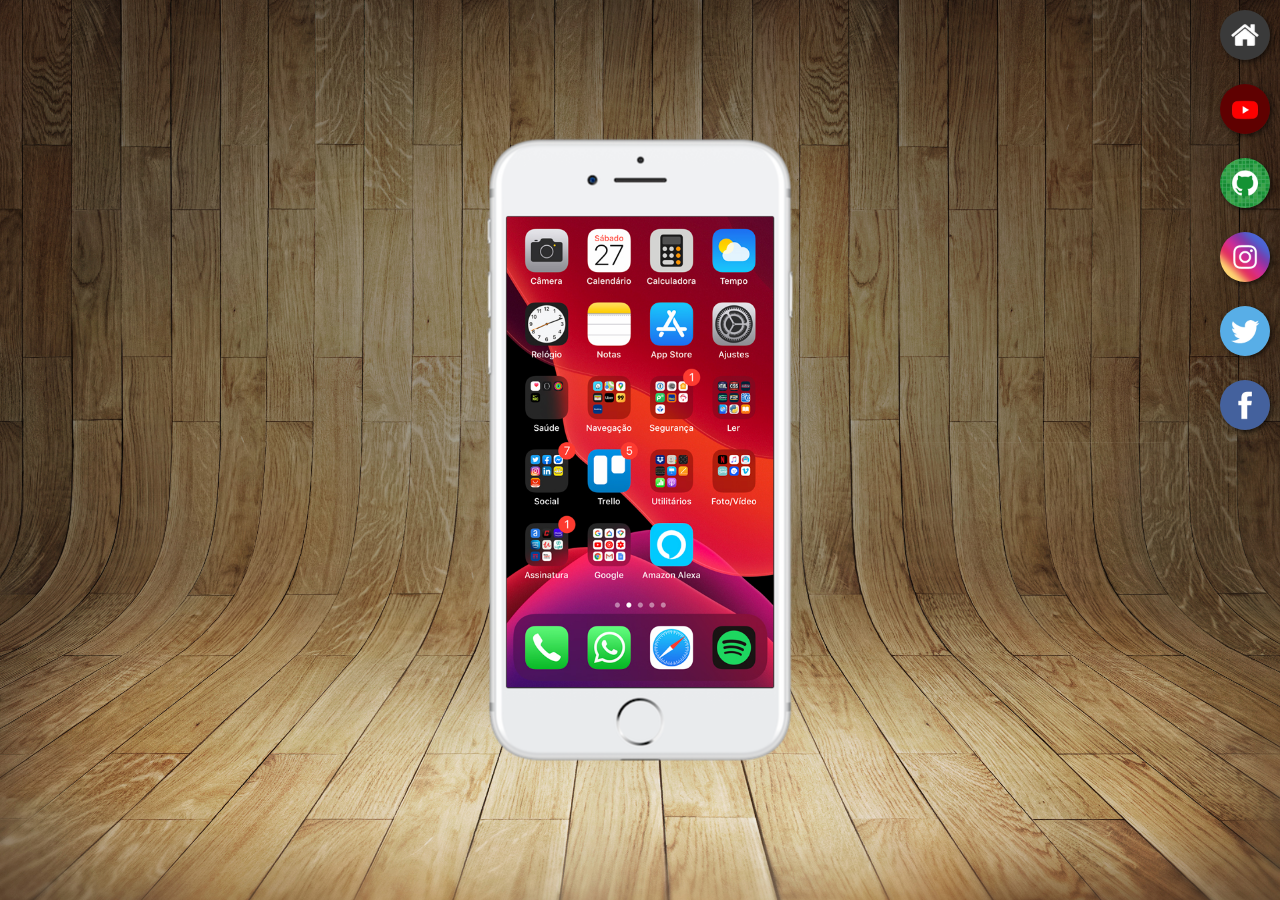
<file: index.html>
<!DOCTYPE html>
<html lang="pt-br">
<head>
    <meta charset="UTF-8">
    <meta name="viewport" content="width=device-width, initial-scale=1.0">
    <link rel="shortcut icon" href="favicon.ico" type="image/x-icon">
    <link rel="stylesheet" href="estilos/style.css">
    <title>Projeto Redes Sociais</title>
</head>
<body>
    <main>
        <section id="telefone">
            <iframe src="home.html" name="tela" id="tela" frameborder="0">
                Seu navegador não é compatível com iframe.
            </iframe>
        </section>
        <section id="redes">
            <a href="home.html" target="tela"><img src="imagens/logo-home.jpg" alt="Home"></a><br>
            <a href="youtube.html" target="tela"><img src="imagens/logo-youtube.jpg" alt="Youtube"></a><br>
            <a href="github.html" target="tela"><img src="imagens/logo-github.jpg" alt="GitHub"></a><br>
            <a href="instagram.html" target="tela"><img src="imagens/logo-instagram.jpg" alt="Instagram"></a><br>
            <a href="twitter.html" target="tela"><img src="imagens/logo-twitter.jpg" alt="Twitter"></a><br>
            <a href="facebook.html" target="tela"><img src="imagens/logo-facebook.jpg" alt=""></a>
        </section>
    </main>
</body>
</html>
</file>
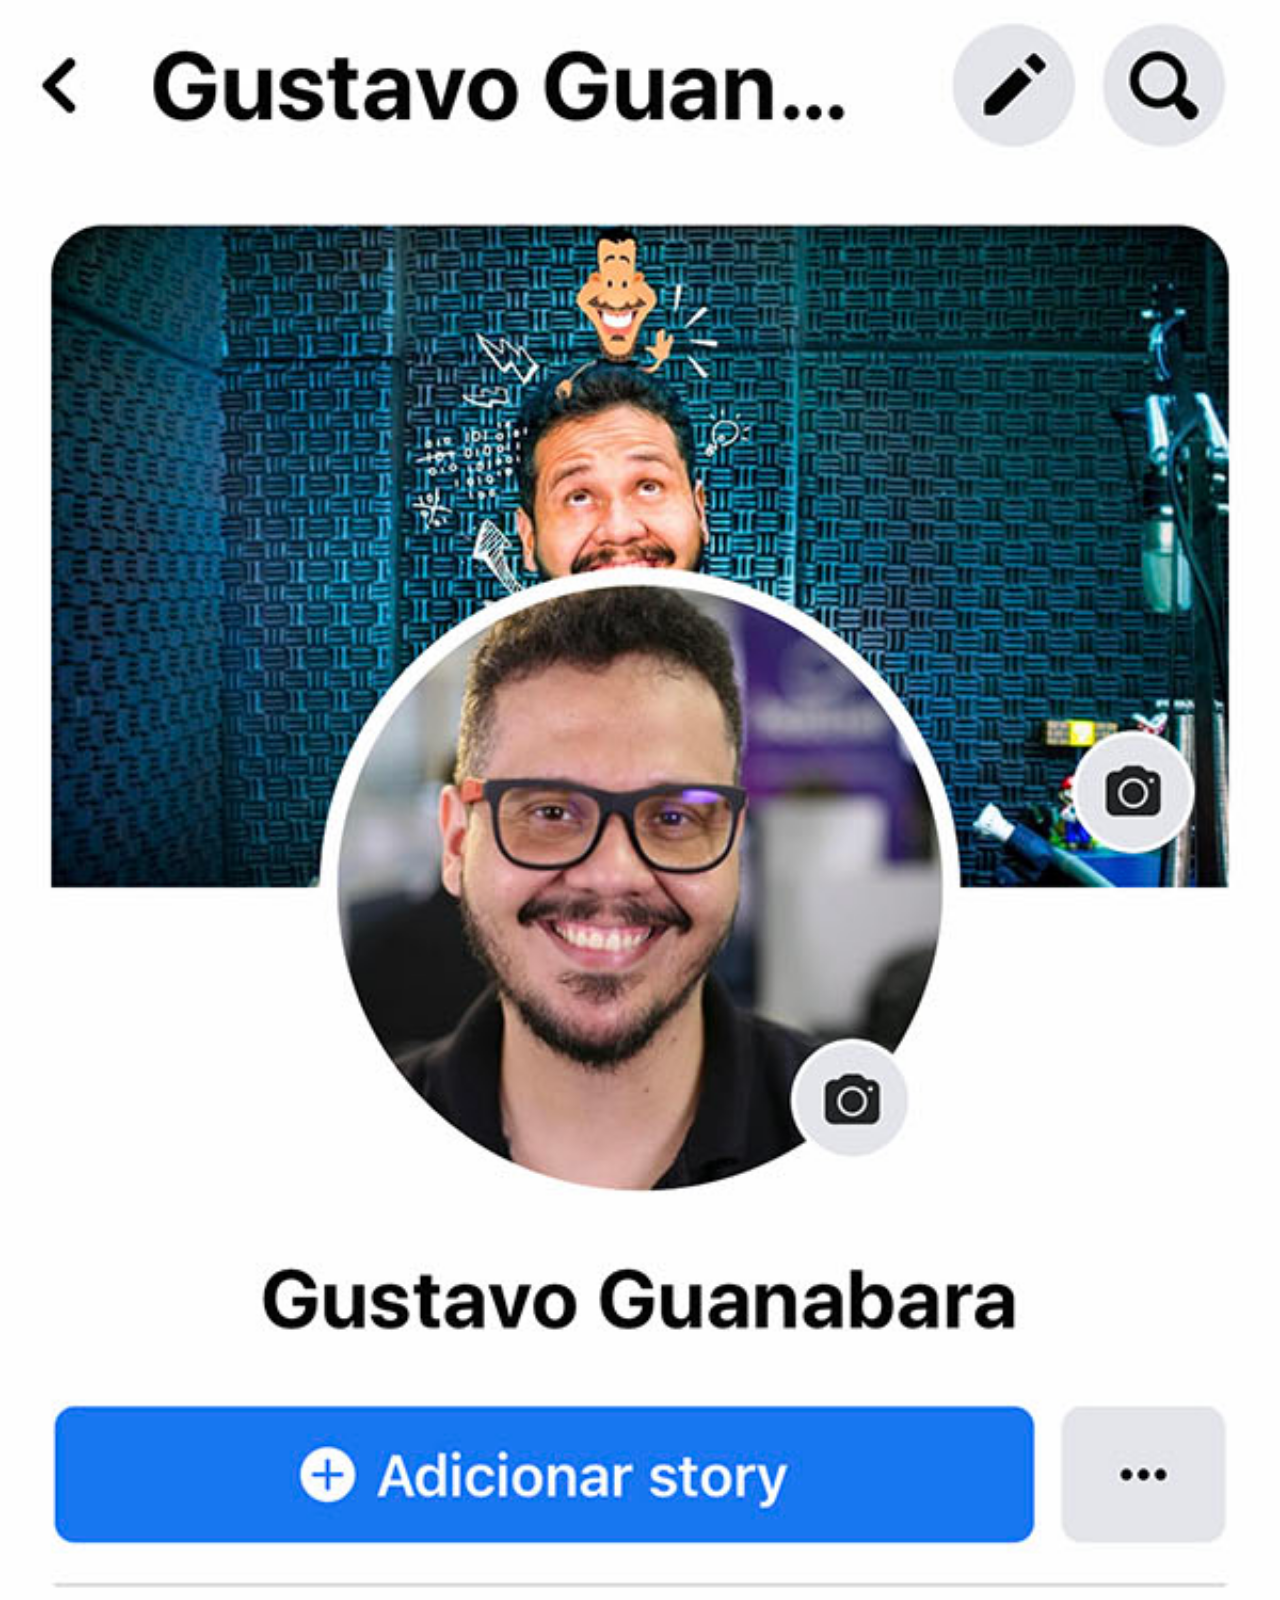
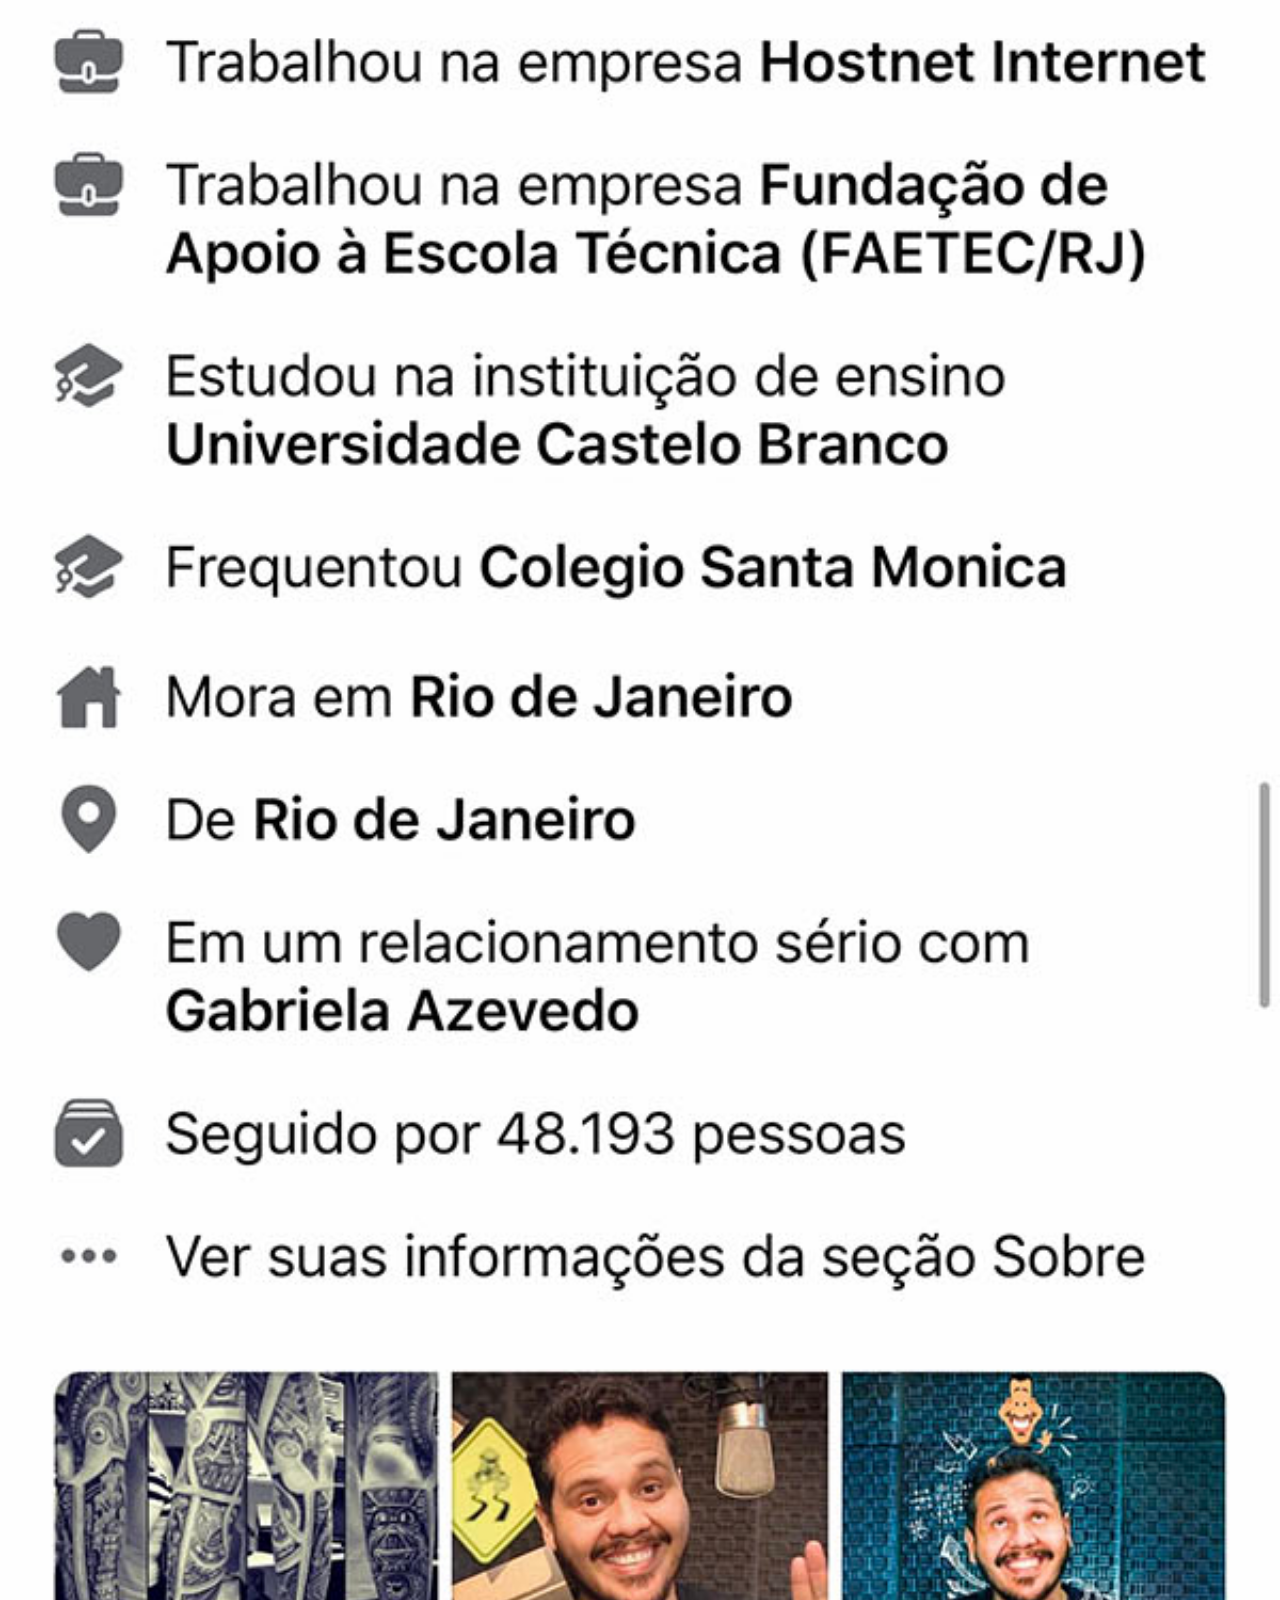
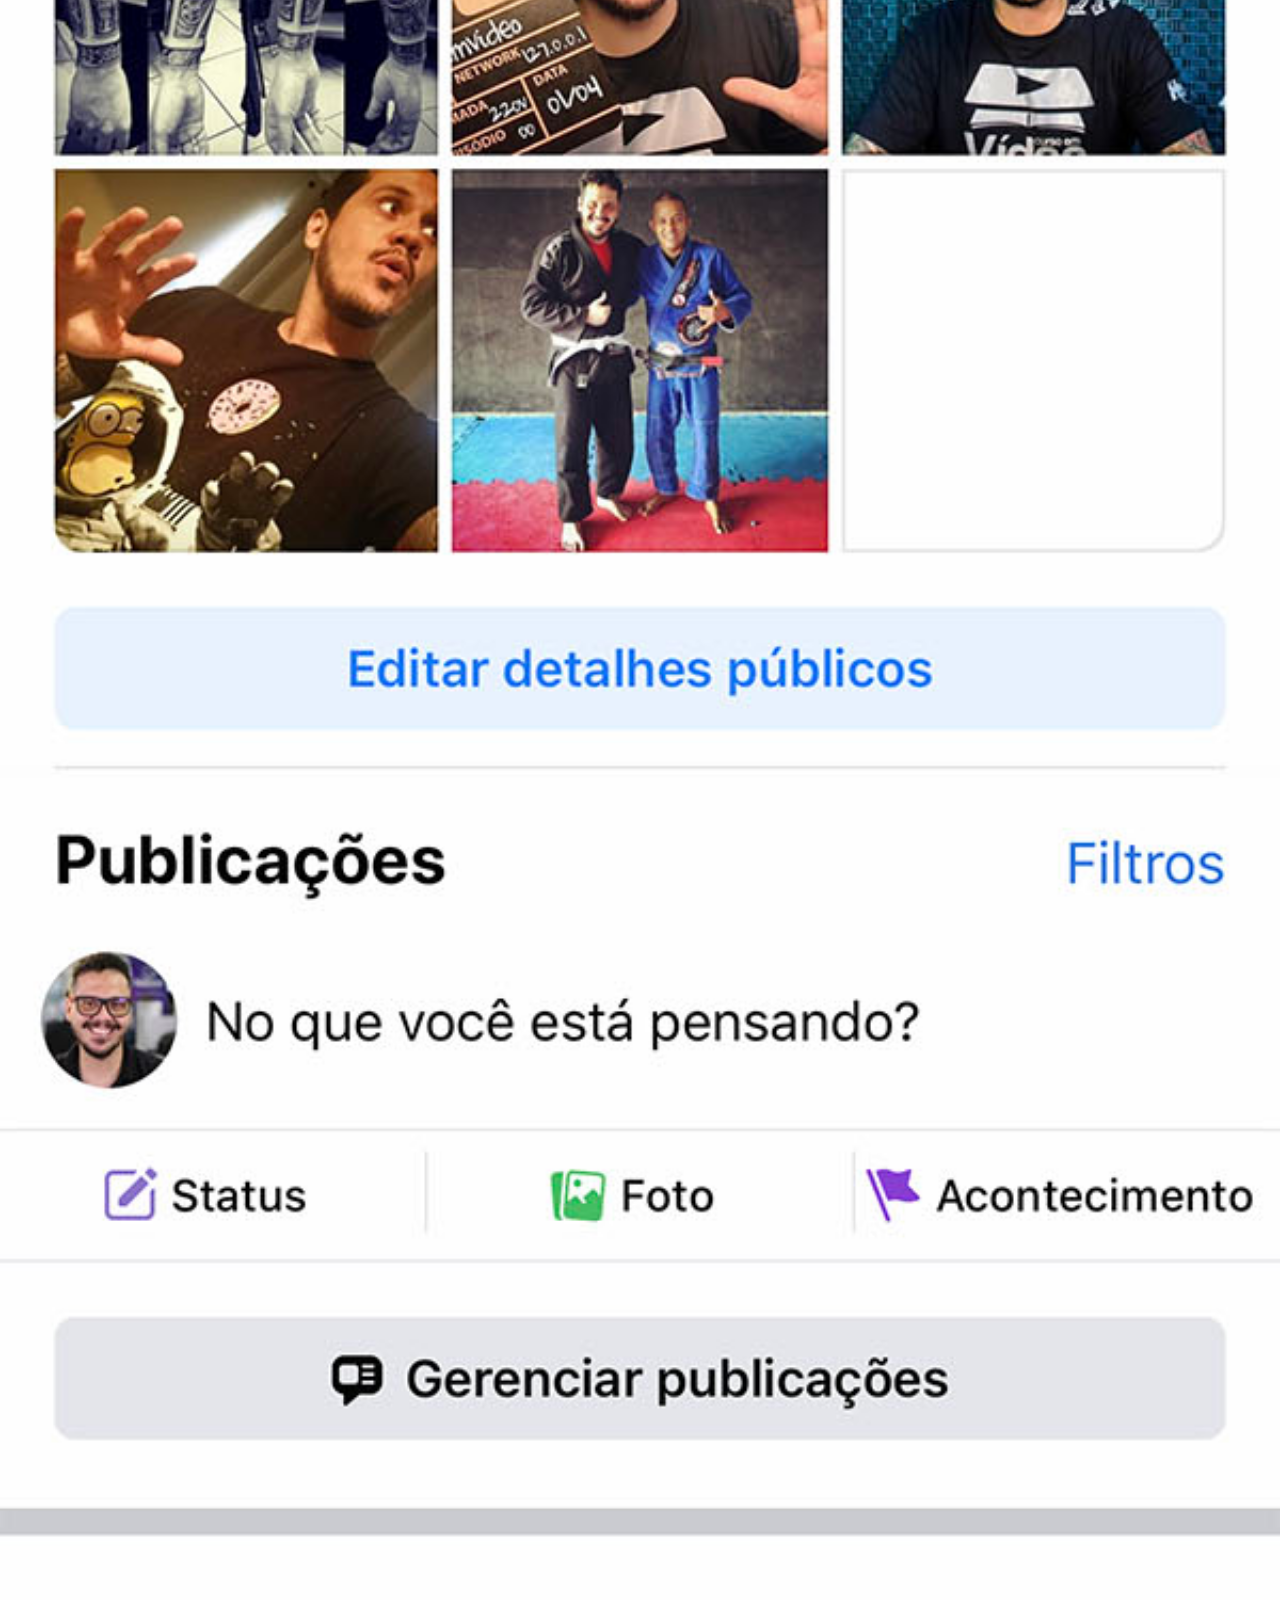
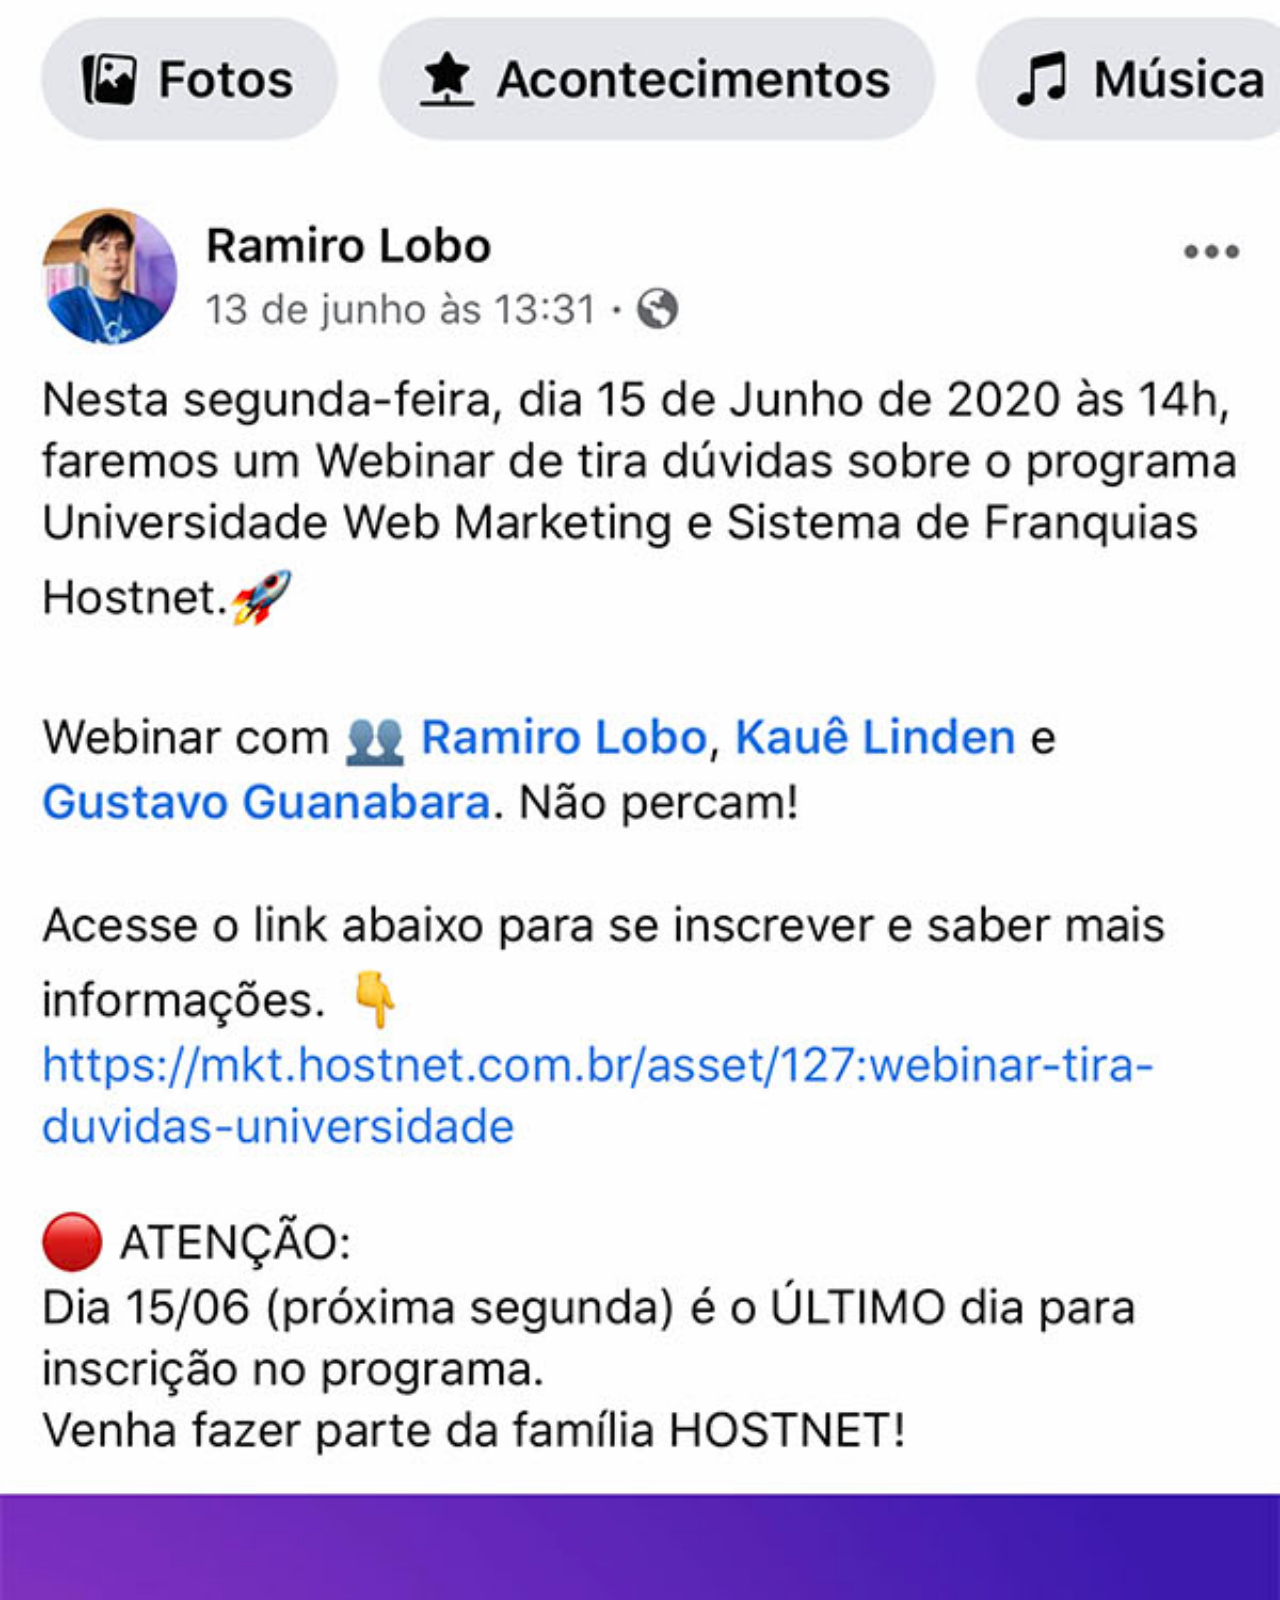
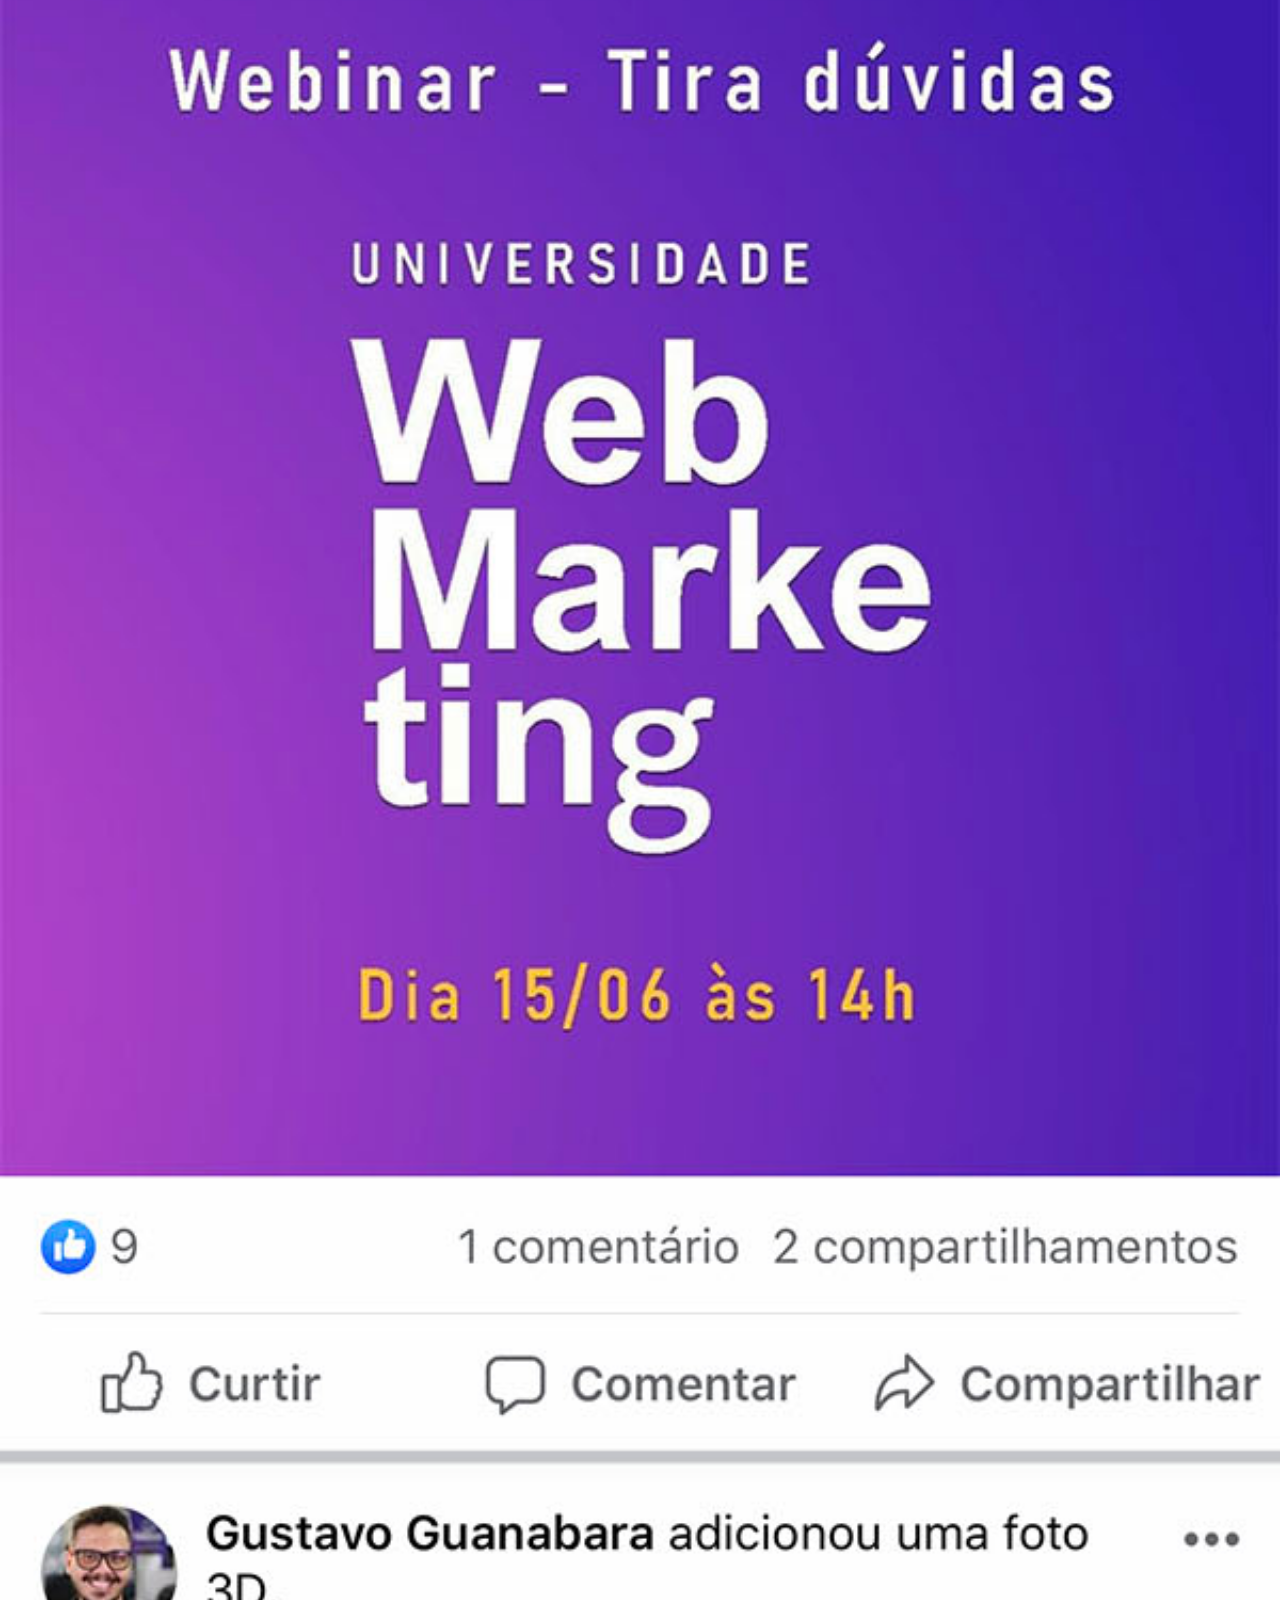
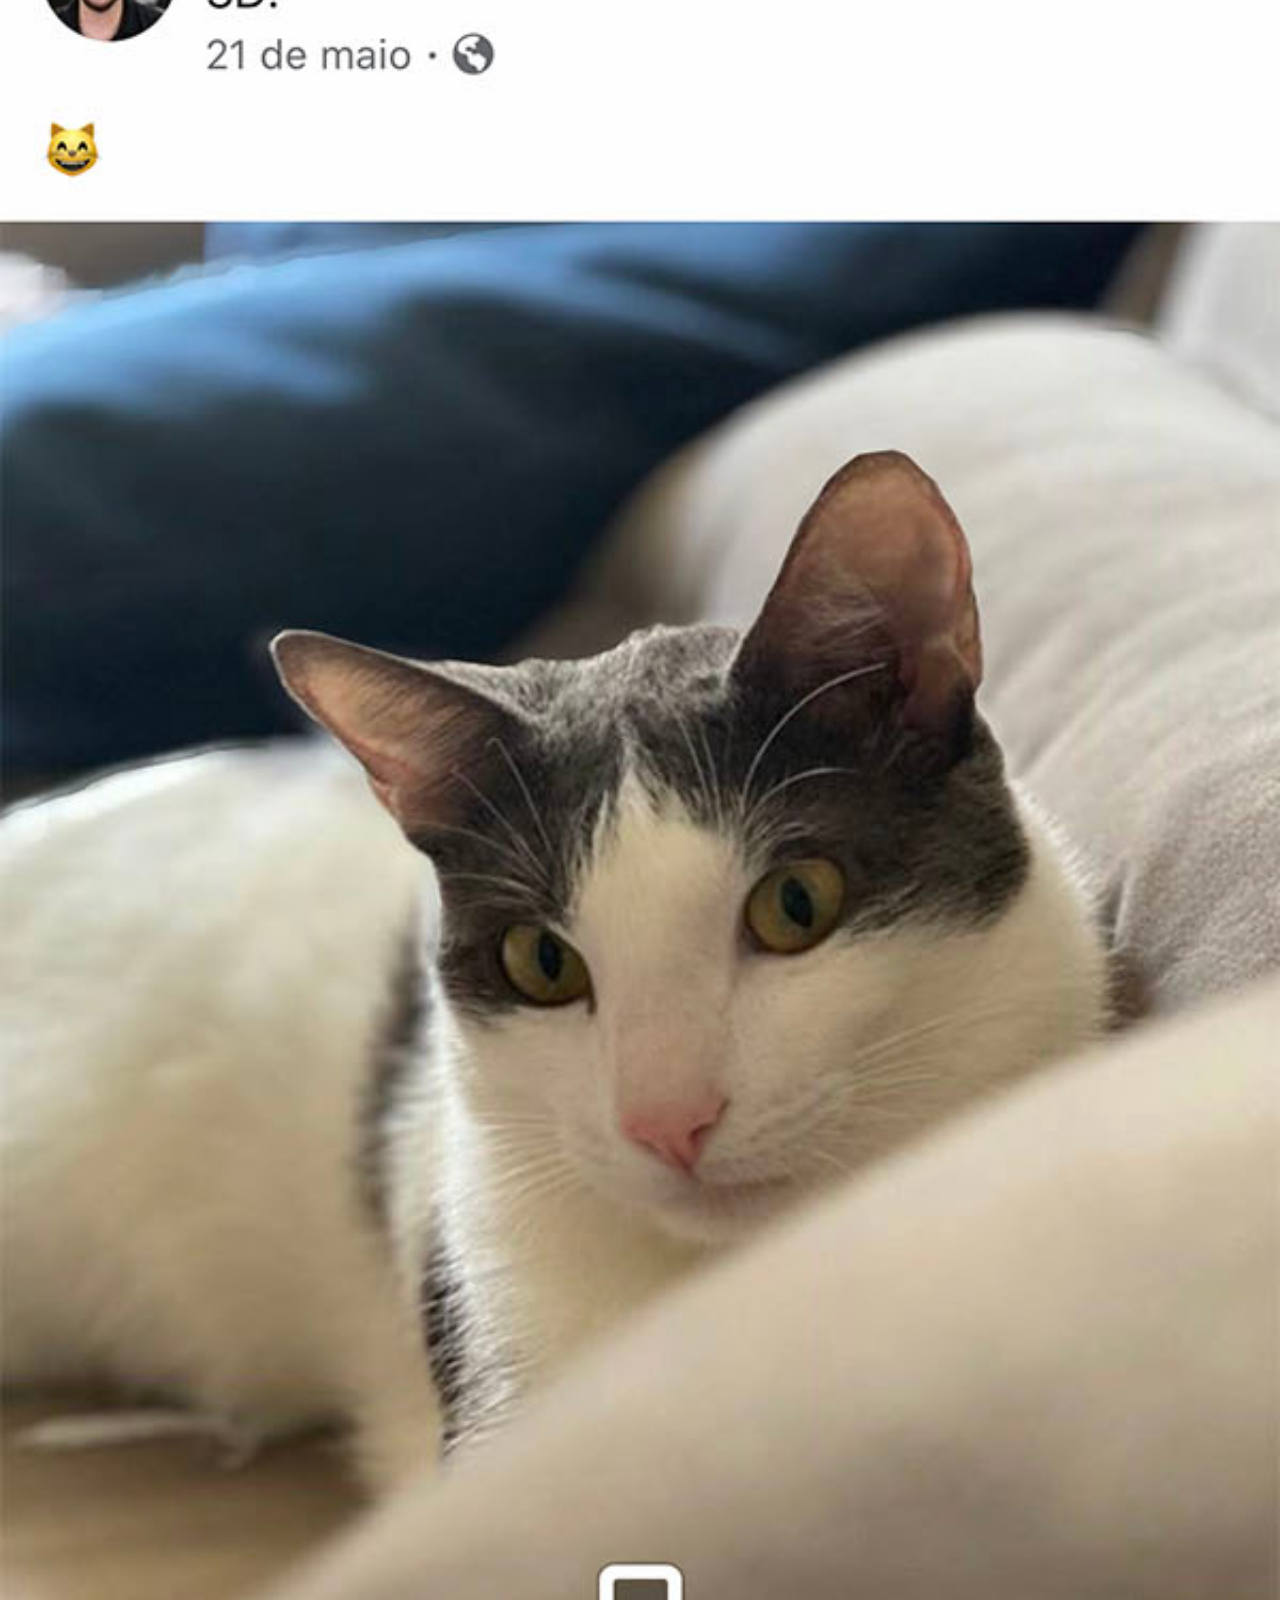
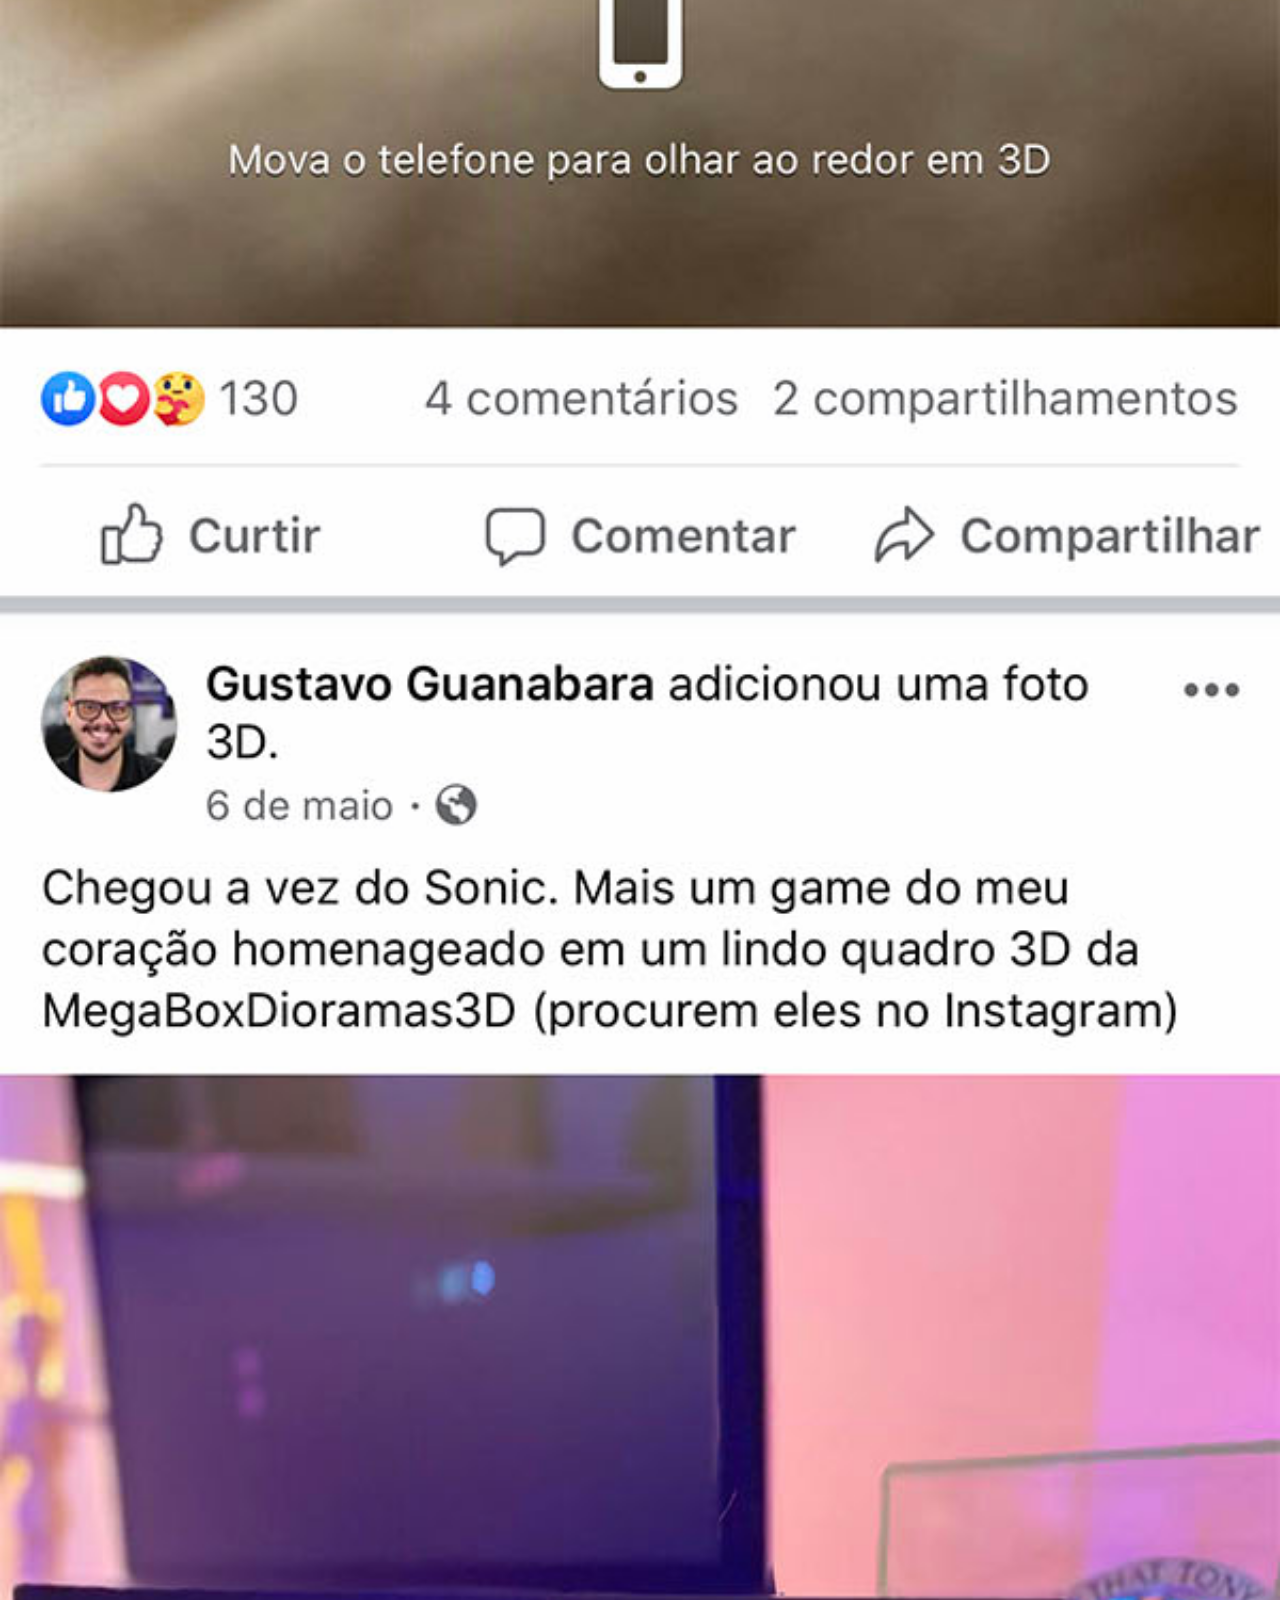
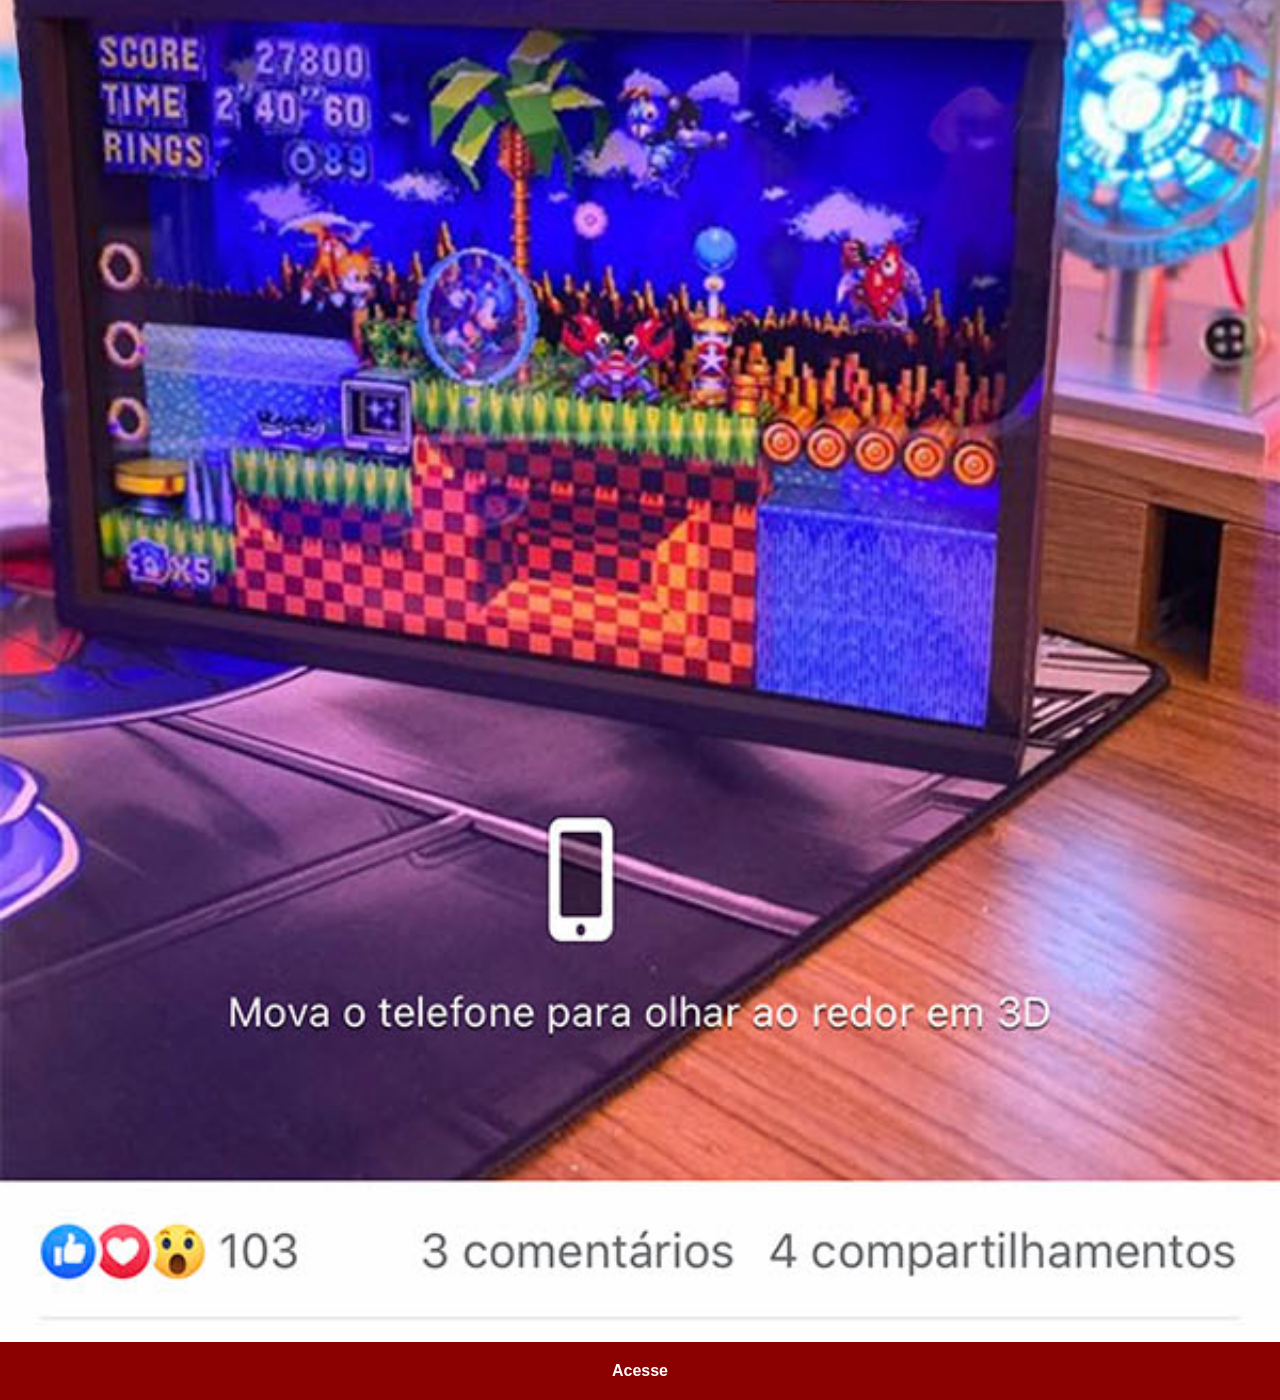
<file: facebook.html>
<!DOCTYPE html>
<html lang="pt-br">
<head>
    <meta charset="UTF-8">
    <meta name="viewport" content="width=device-width, initial-scale=1.0">
    <link rel="stylesheet" href="estilos/social.css">
    <title>Facebook</title>
</head>
<body>
    <img src="imagens/tela-facebook.jpg" alt="Facebook">
    <a href="https://www.facebook.com/gustavoguanabara/?locale=pt_BR" target="_blank">Acesse</a>
</body>
</html>
</file>
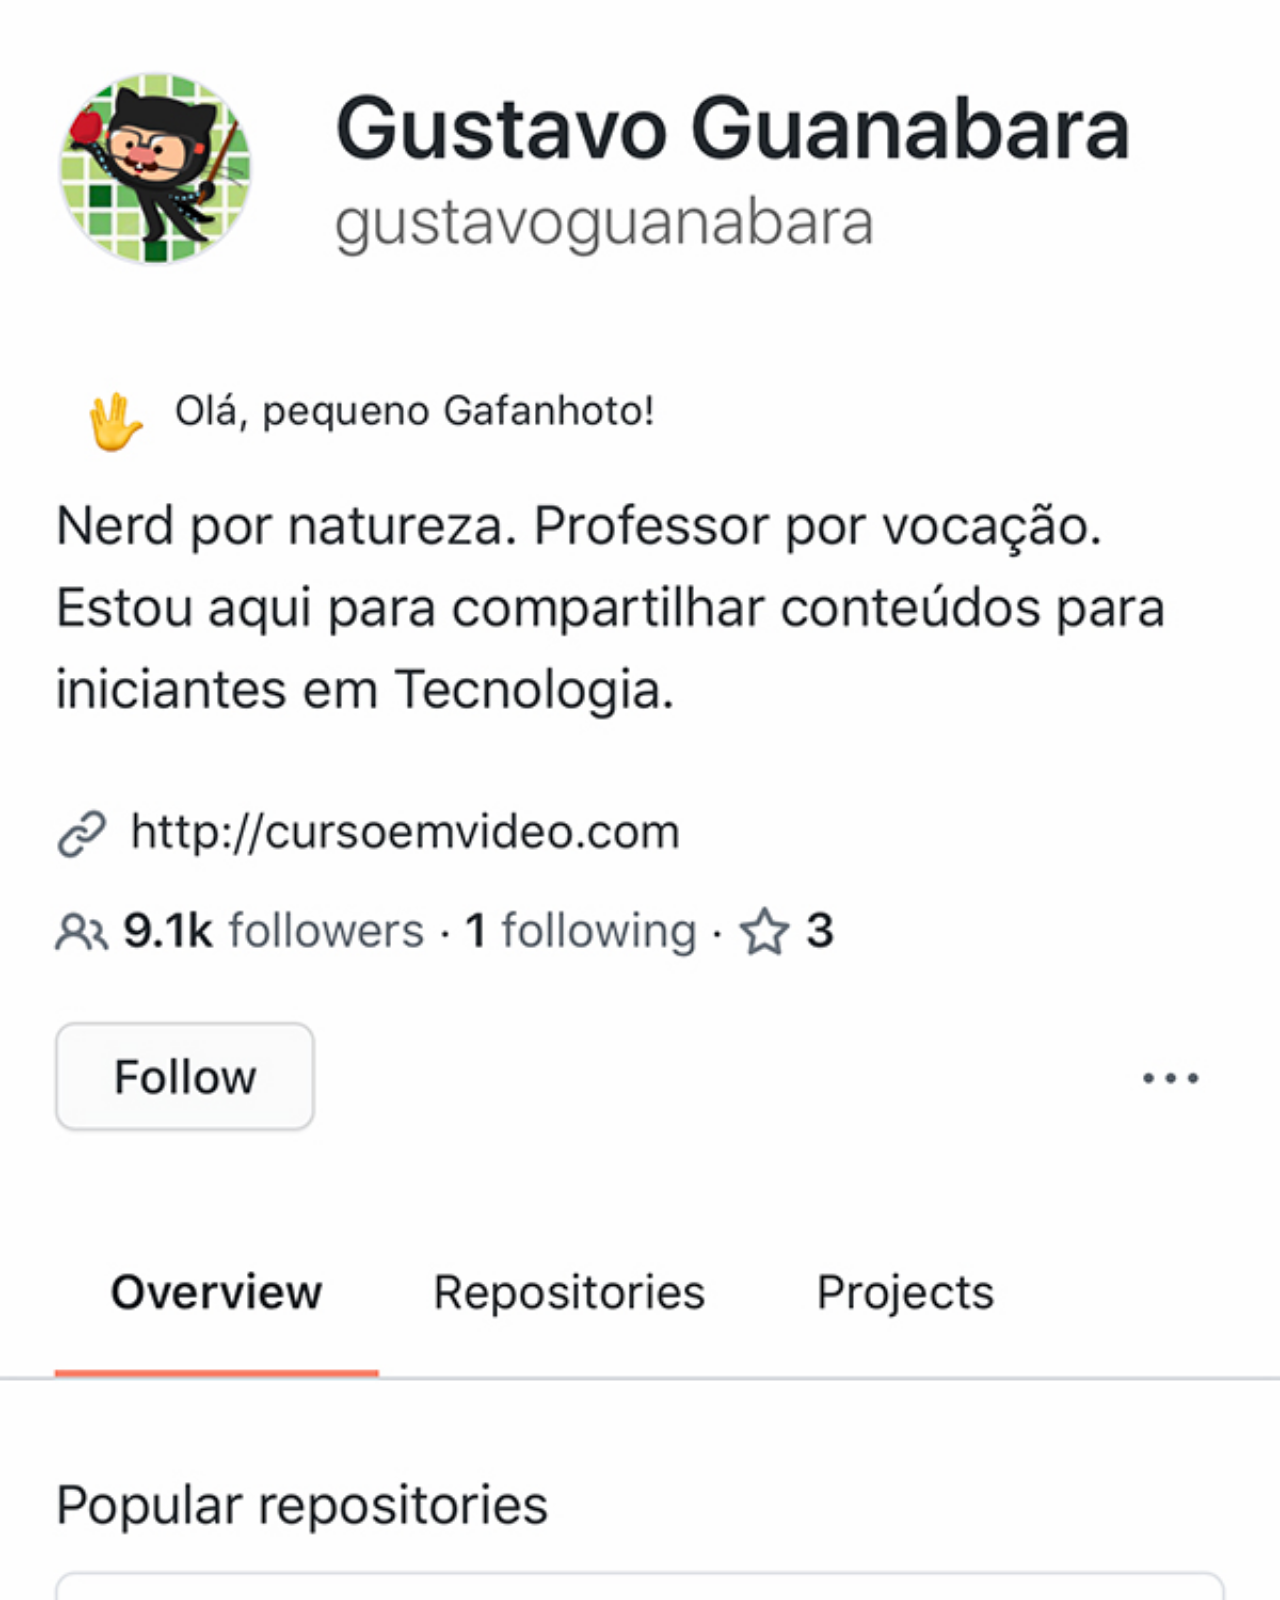
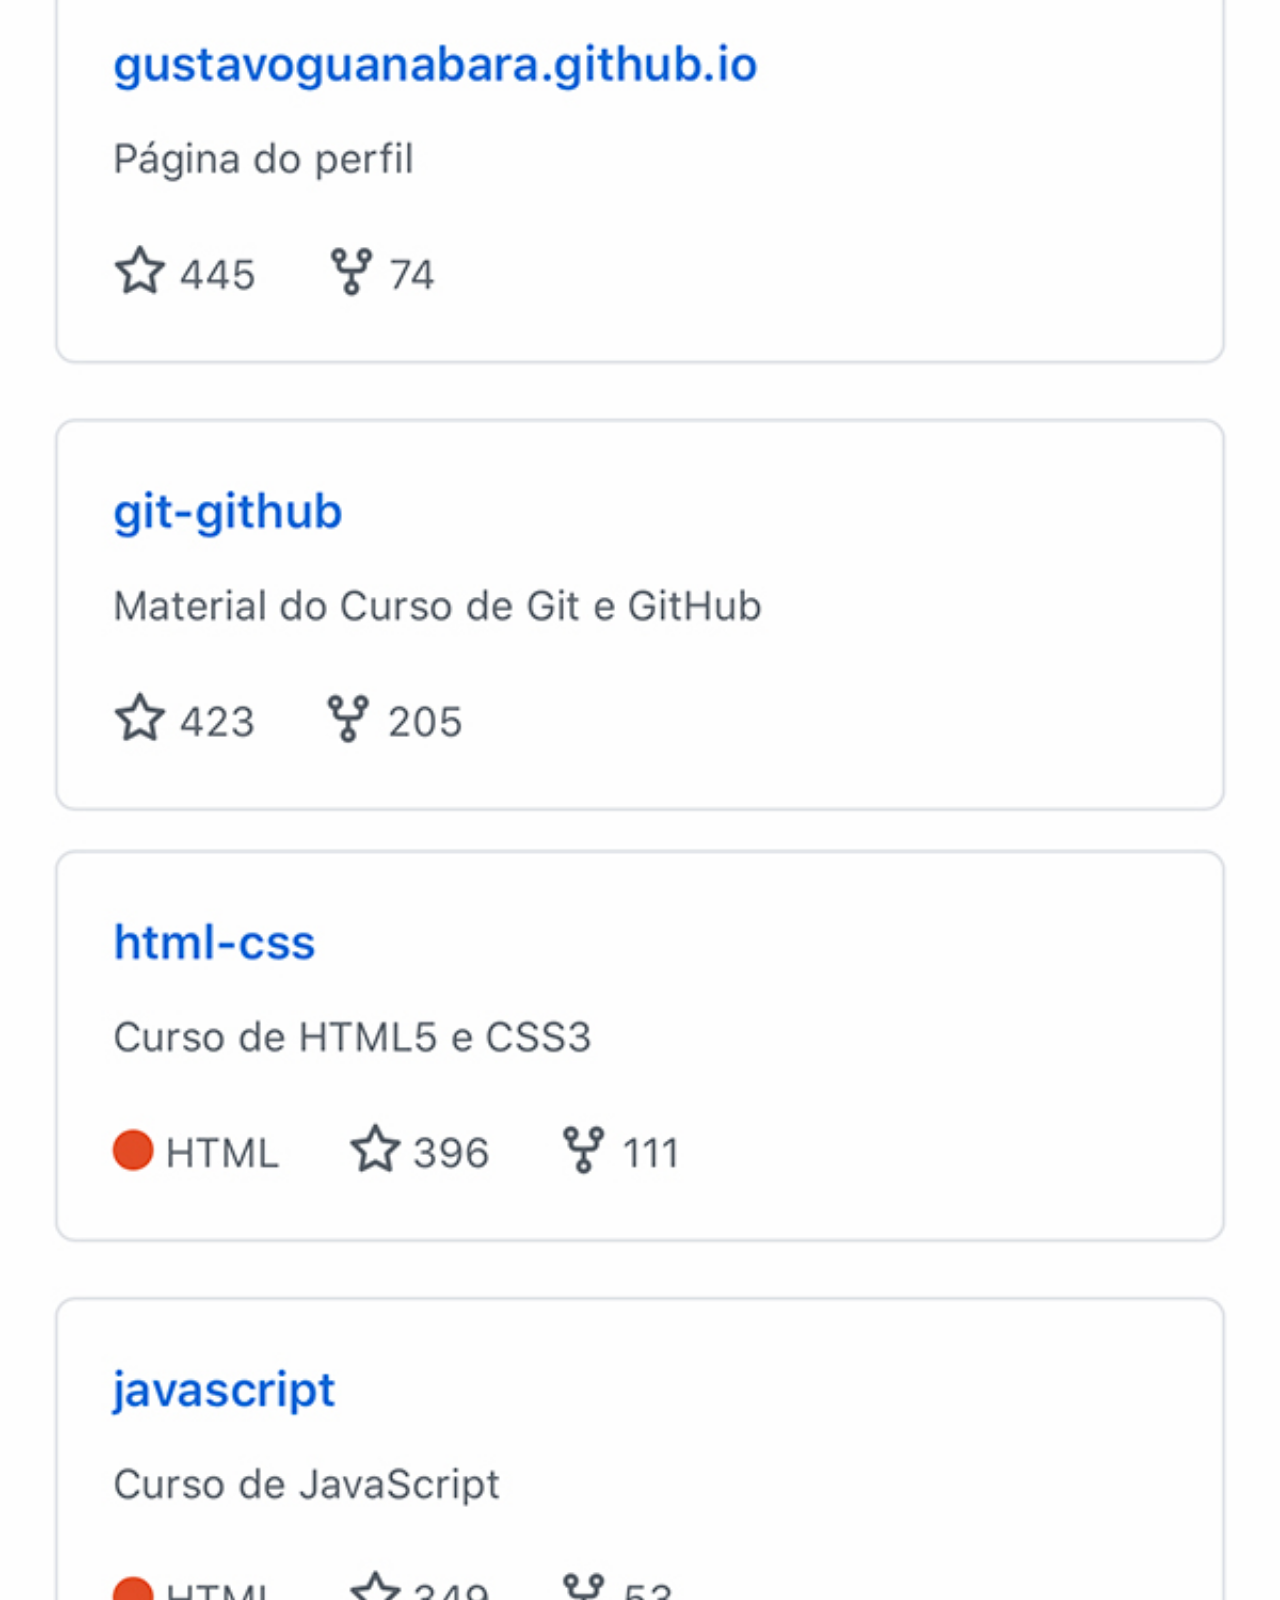
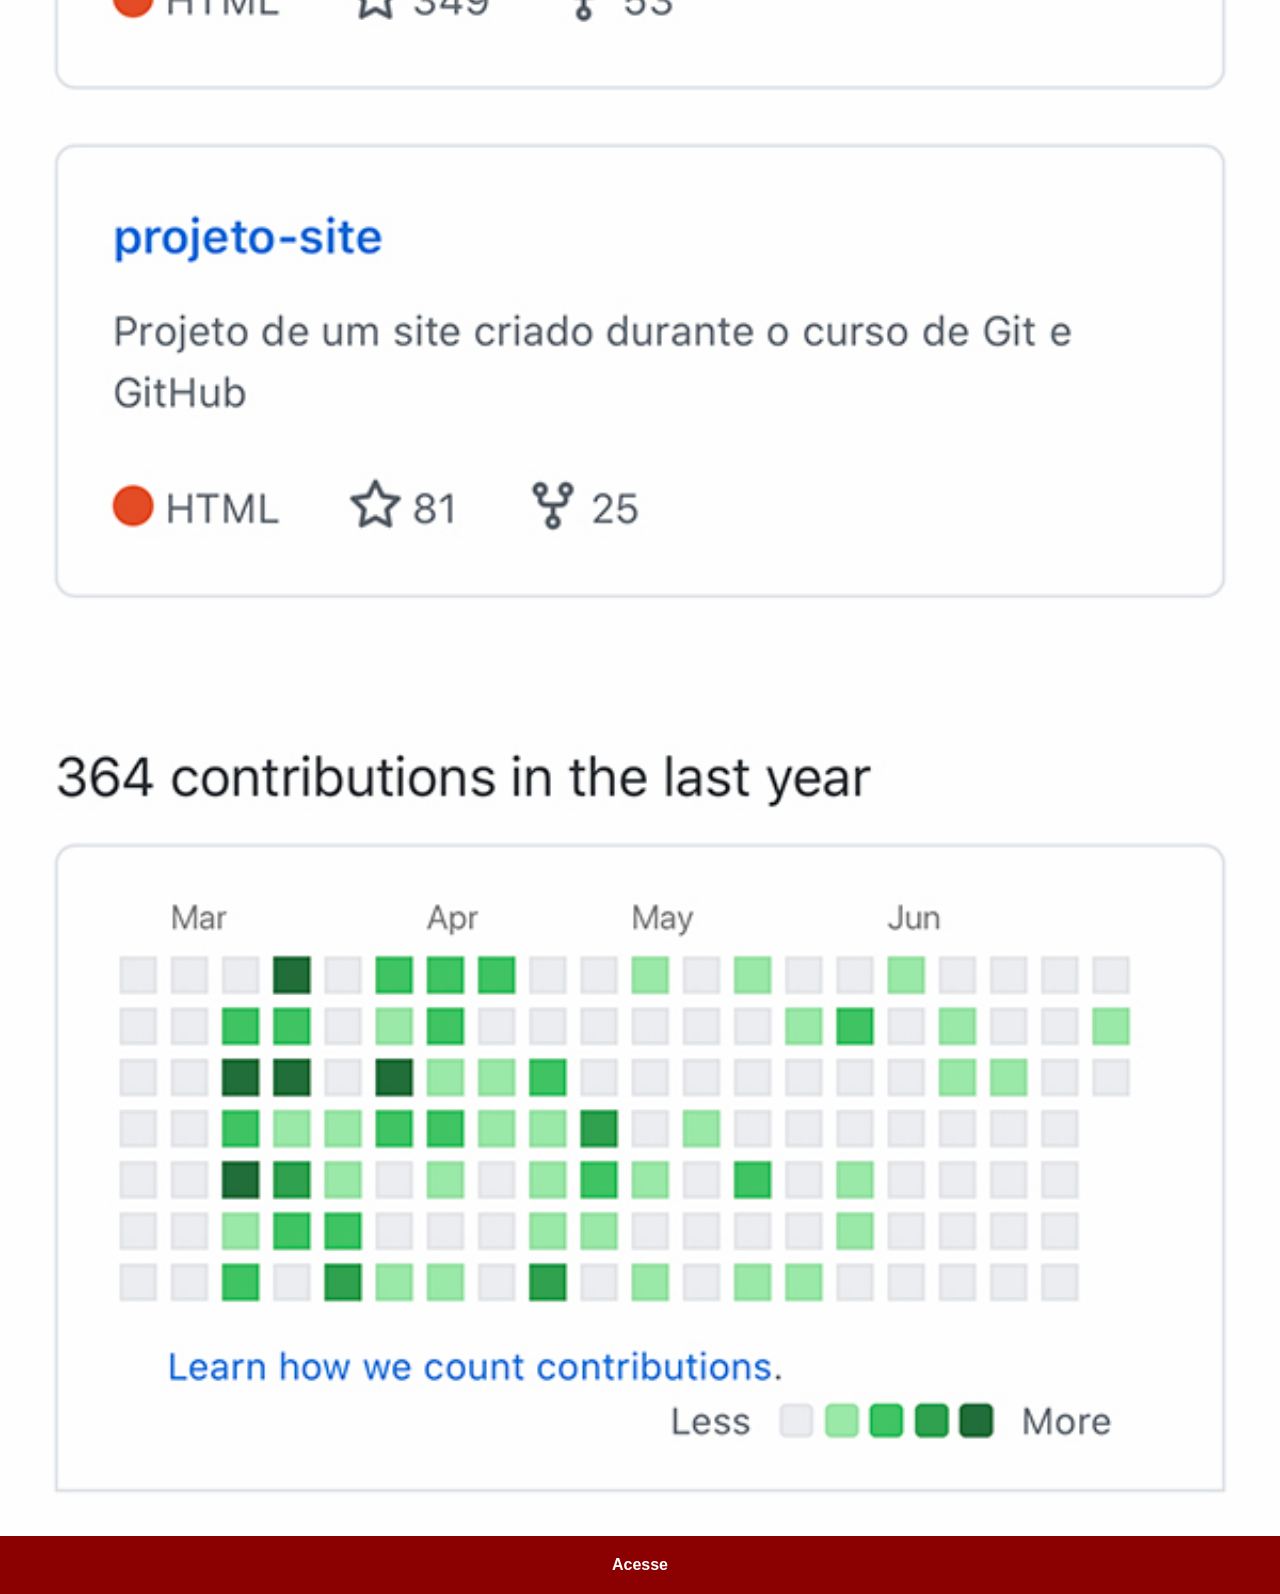
<file: github.html>
<!DOCTYPE html>
<html lang="pt-br">
<head>
    <meta charset="UTF-8">
    <meta name="viewport" content="width=device-width, initial-scale=1.0">
    <link rel="stylesheet" href="estilos/social.css">
    <title>GitHub</title>
</head>
<body>
    <img src="imagens/tela-github.jpg" alt="GitHub">
    <a href="https://github.com/gustavoguanabara" target="_blank">Acesse</a>
</body>
</html>
</file>
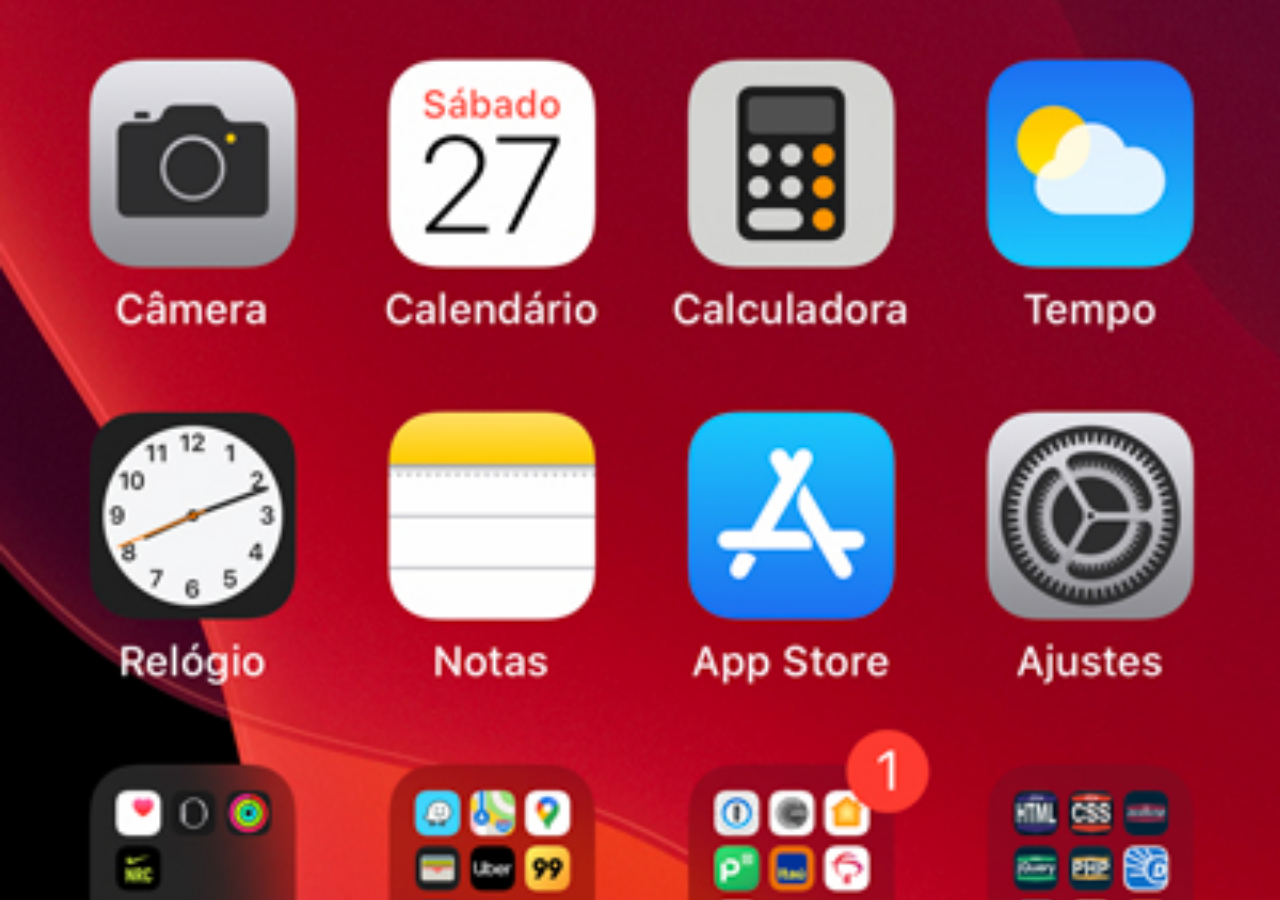
<file: home.html>
<!DOCTYPE html>
<html lang="pt-br">
<head>
    <meta charset="UTF-8">
    <meta name="viewport" content="width=device-width, initial-scale=1.0">
    <title>Home</title>
</head>
<style>
    * {
        margin: 0px;
        padding: 0px;
    }

    body {
        width: 100vw;
        height: 100vh;
        background: black url(imagens/tela-home.jpg
        ) no-repeat top center;
        background-size: cover;
    }
</style>
<body>
    
</body>
</html>
</file>
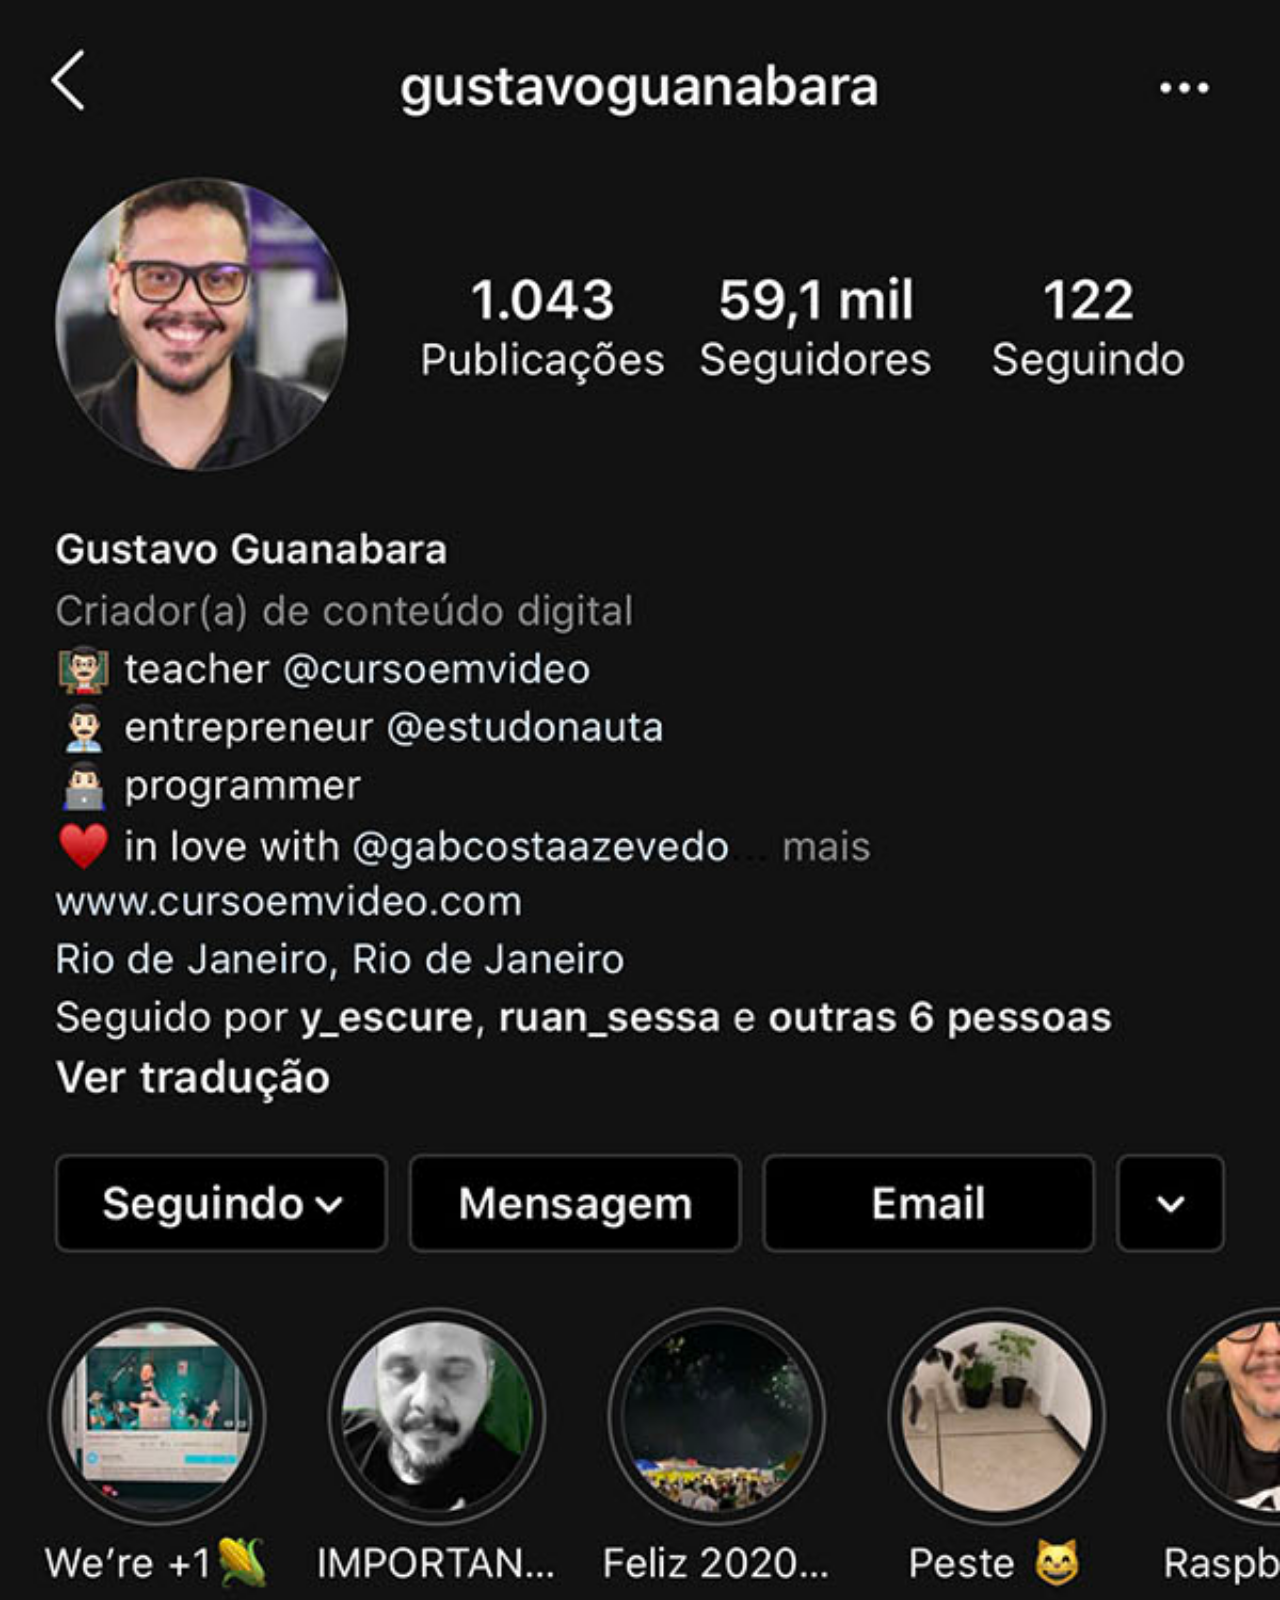
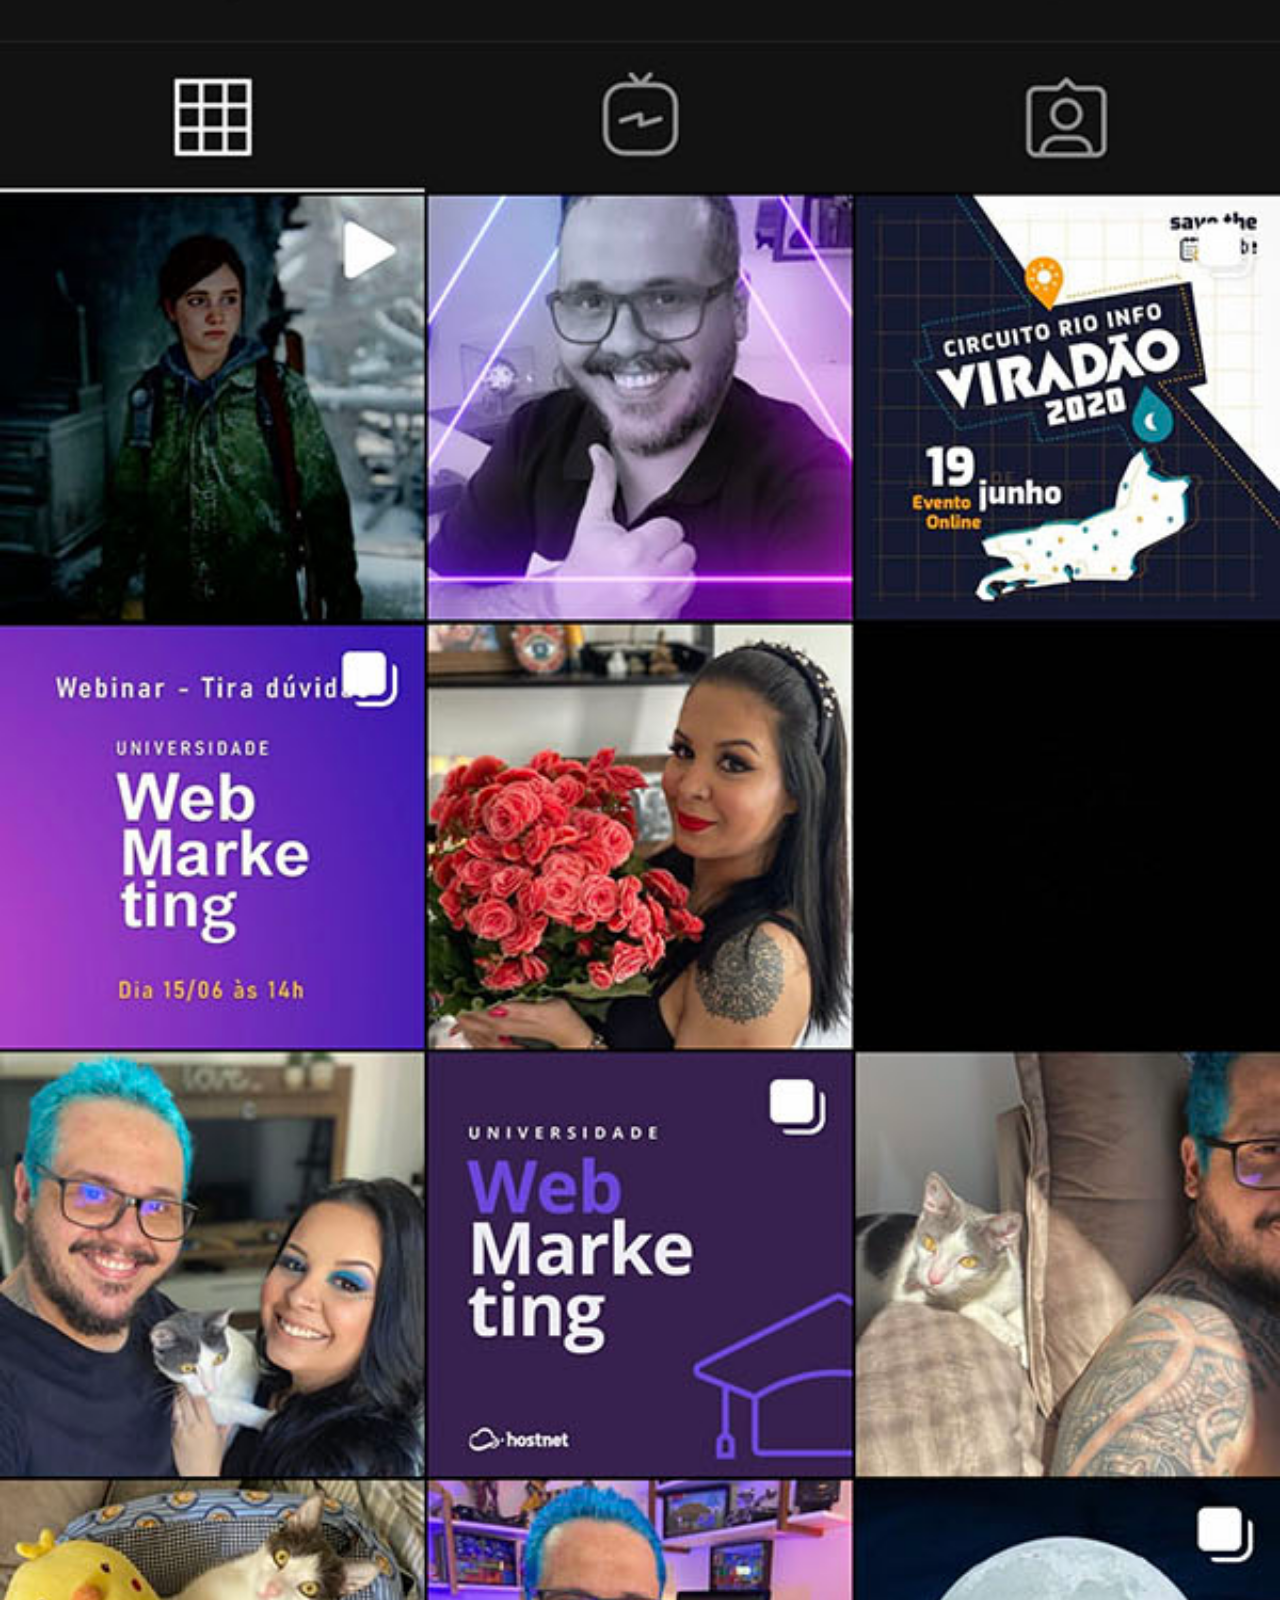
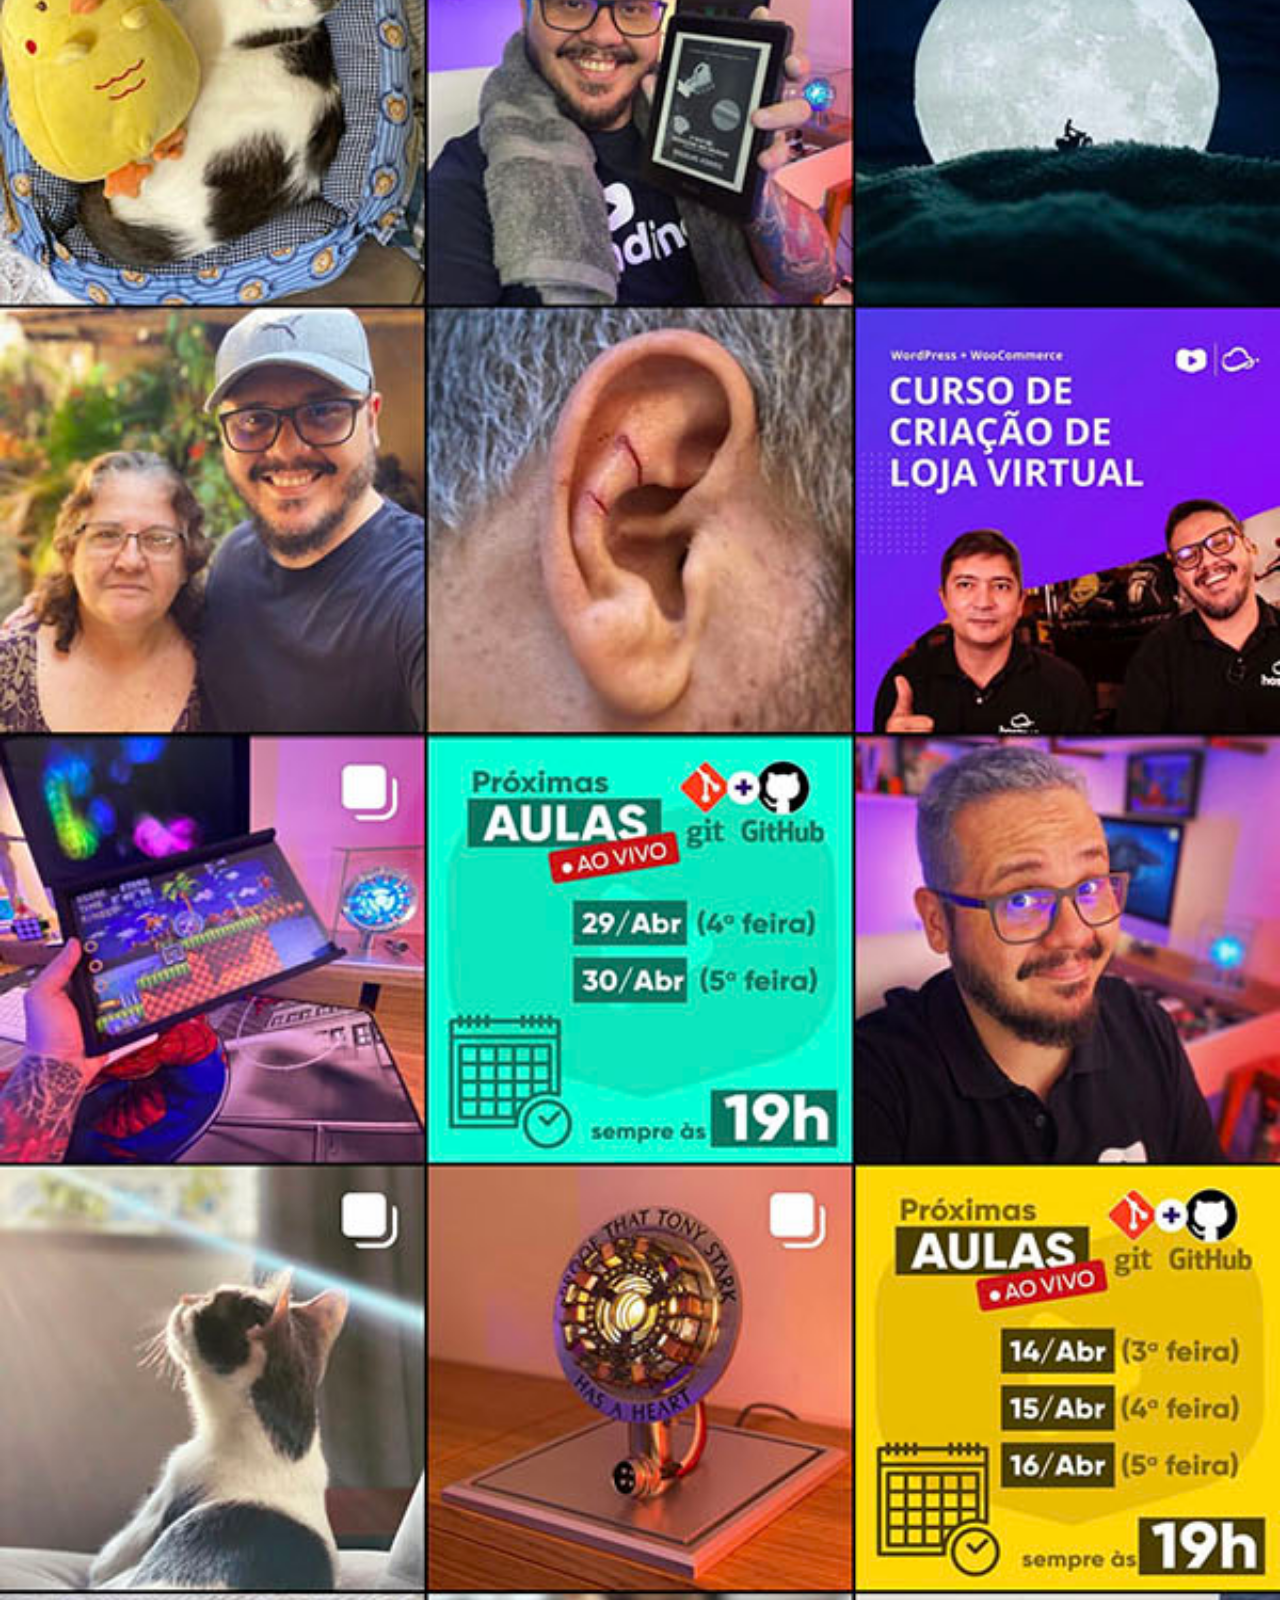
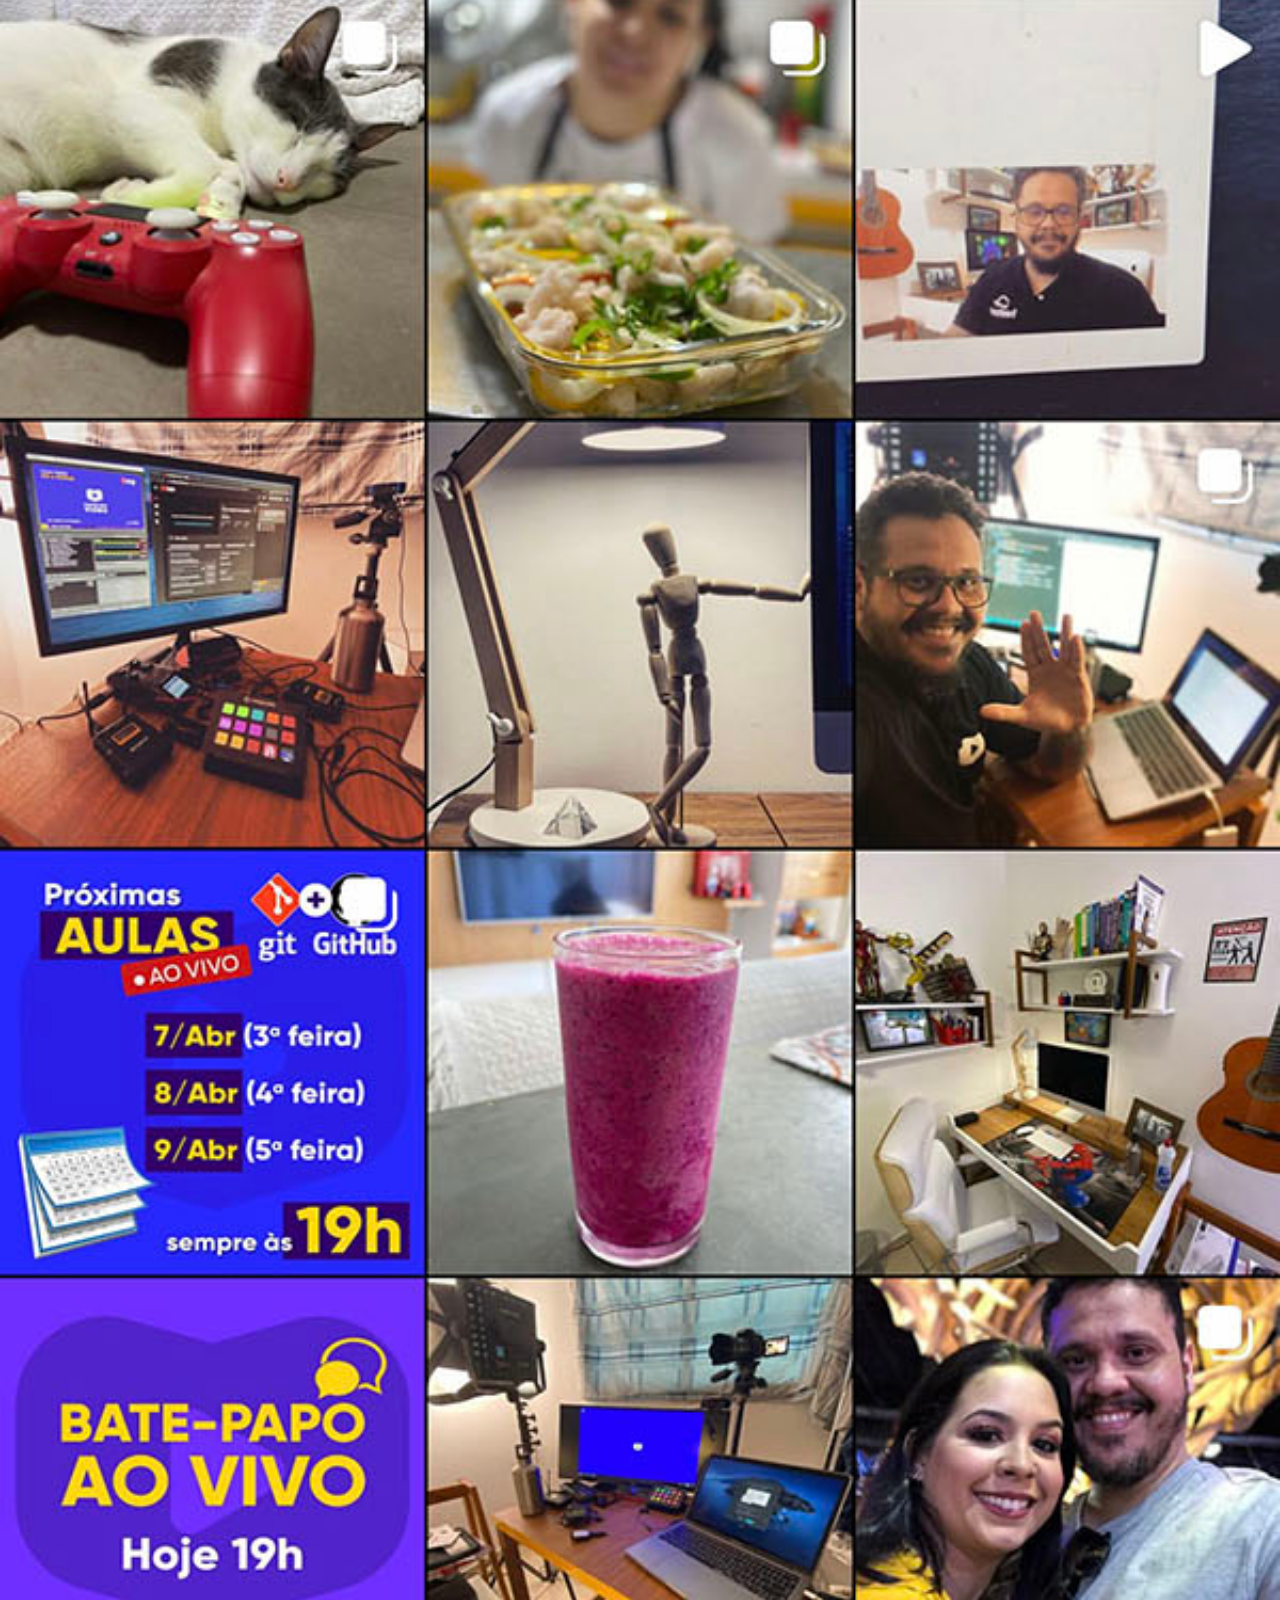
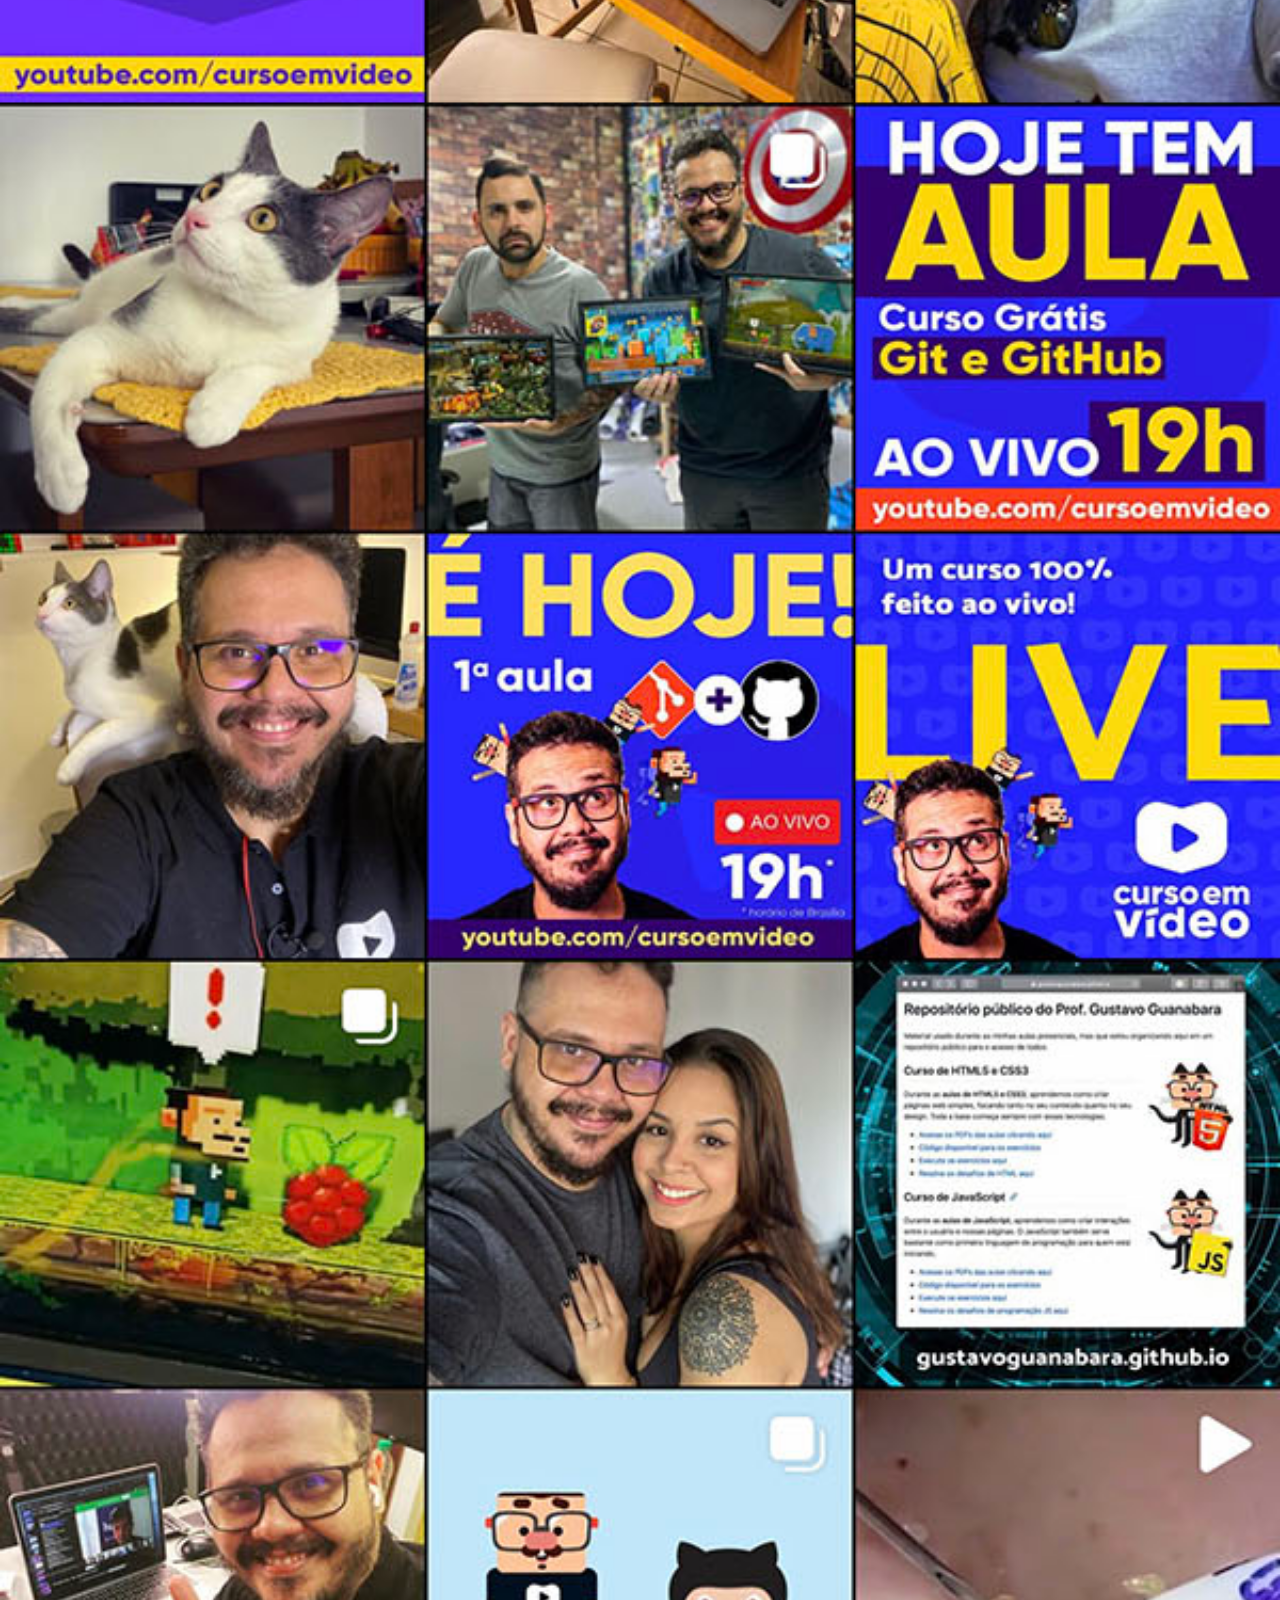
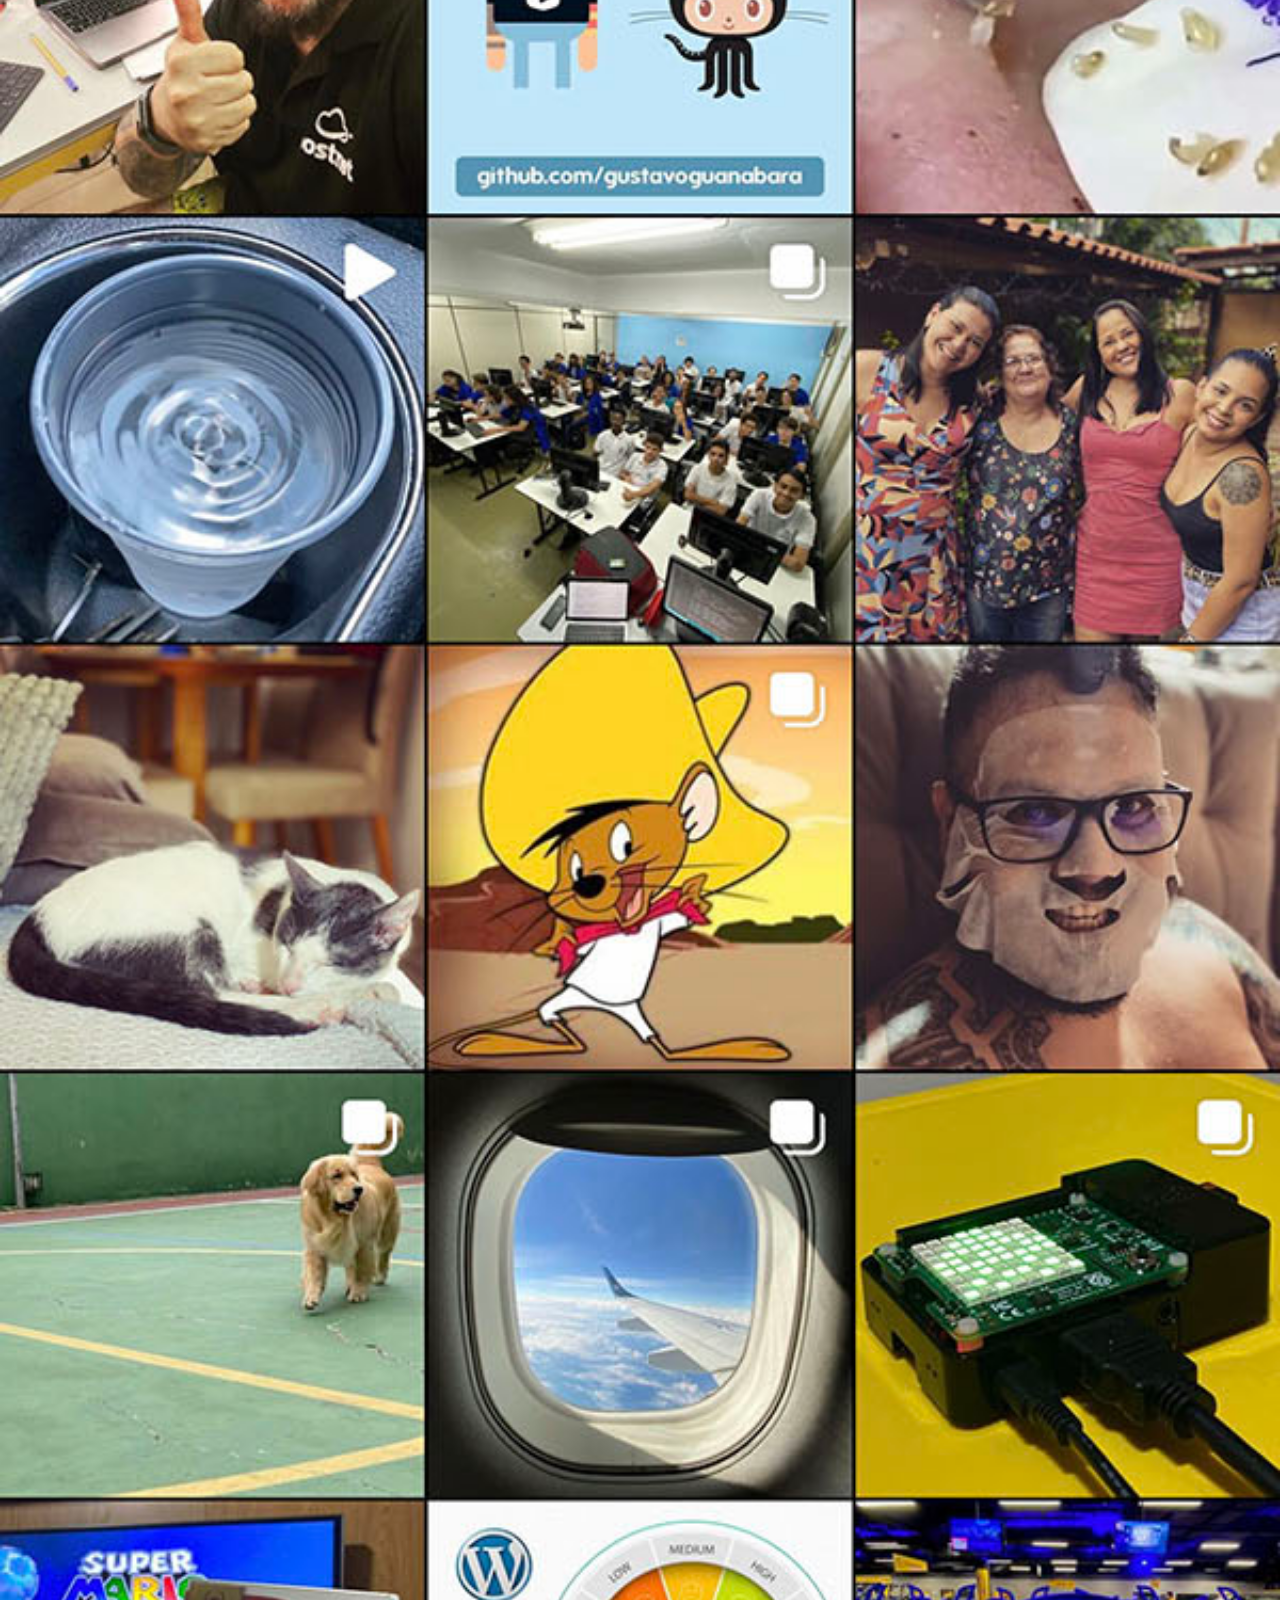
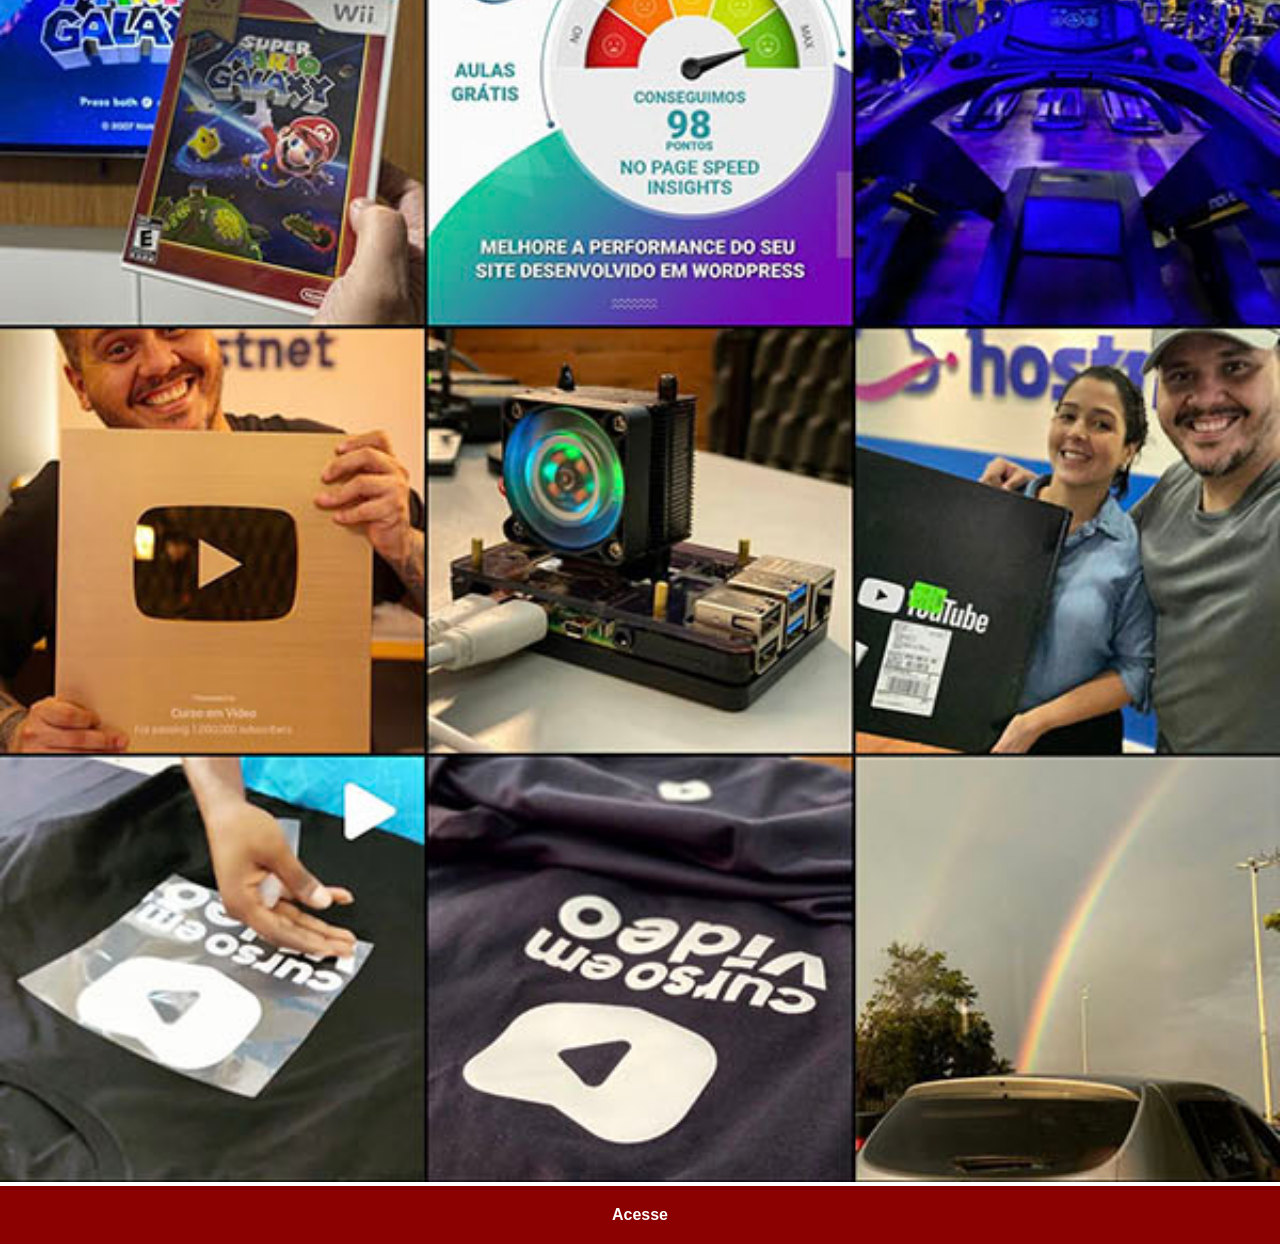
<file: instagram.html>
<!DOCTYPE html>
<html lang="pt-br">
<head>
    <meta charset="UTF-8">
    <meta name="viewport" content="width=device-width, initial-scale=1.0">
    <link rel="stylesheet" href="estilos/social.css">
    <title>Instagram</title>
</head>
<body>
    <img src="imagens/tela-instagram.jpg" alt="Instagram">
    <a href="https://www.instagram.com/gustavoguanabara" target="_blank">Acesse</a>
</body>
</html>
</file>
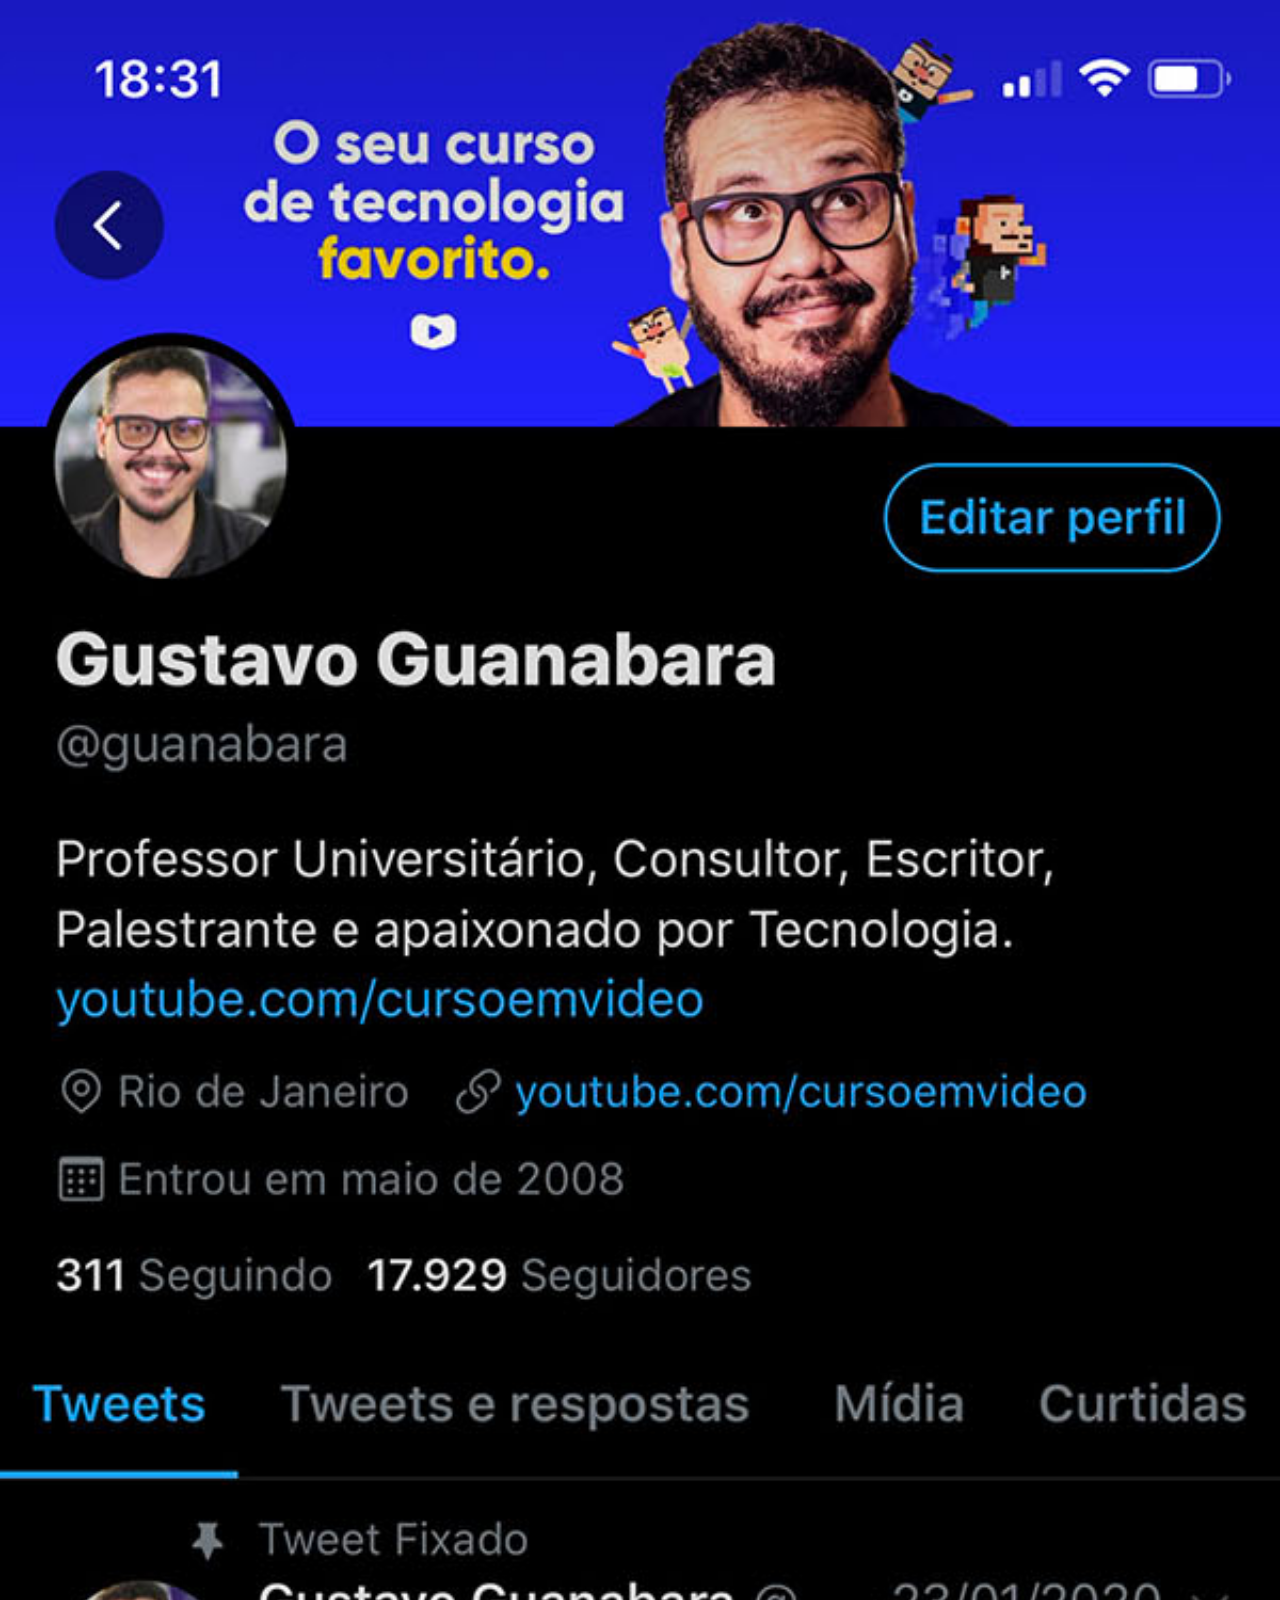
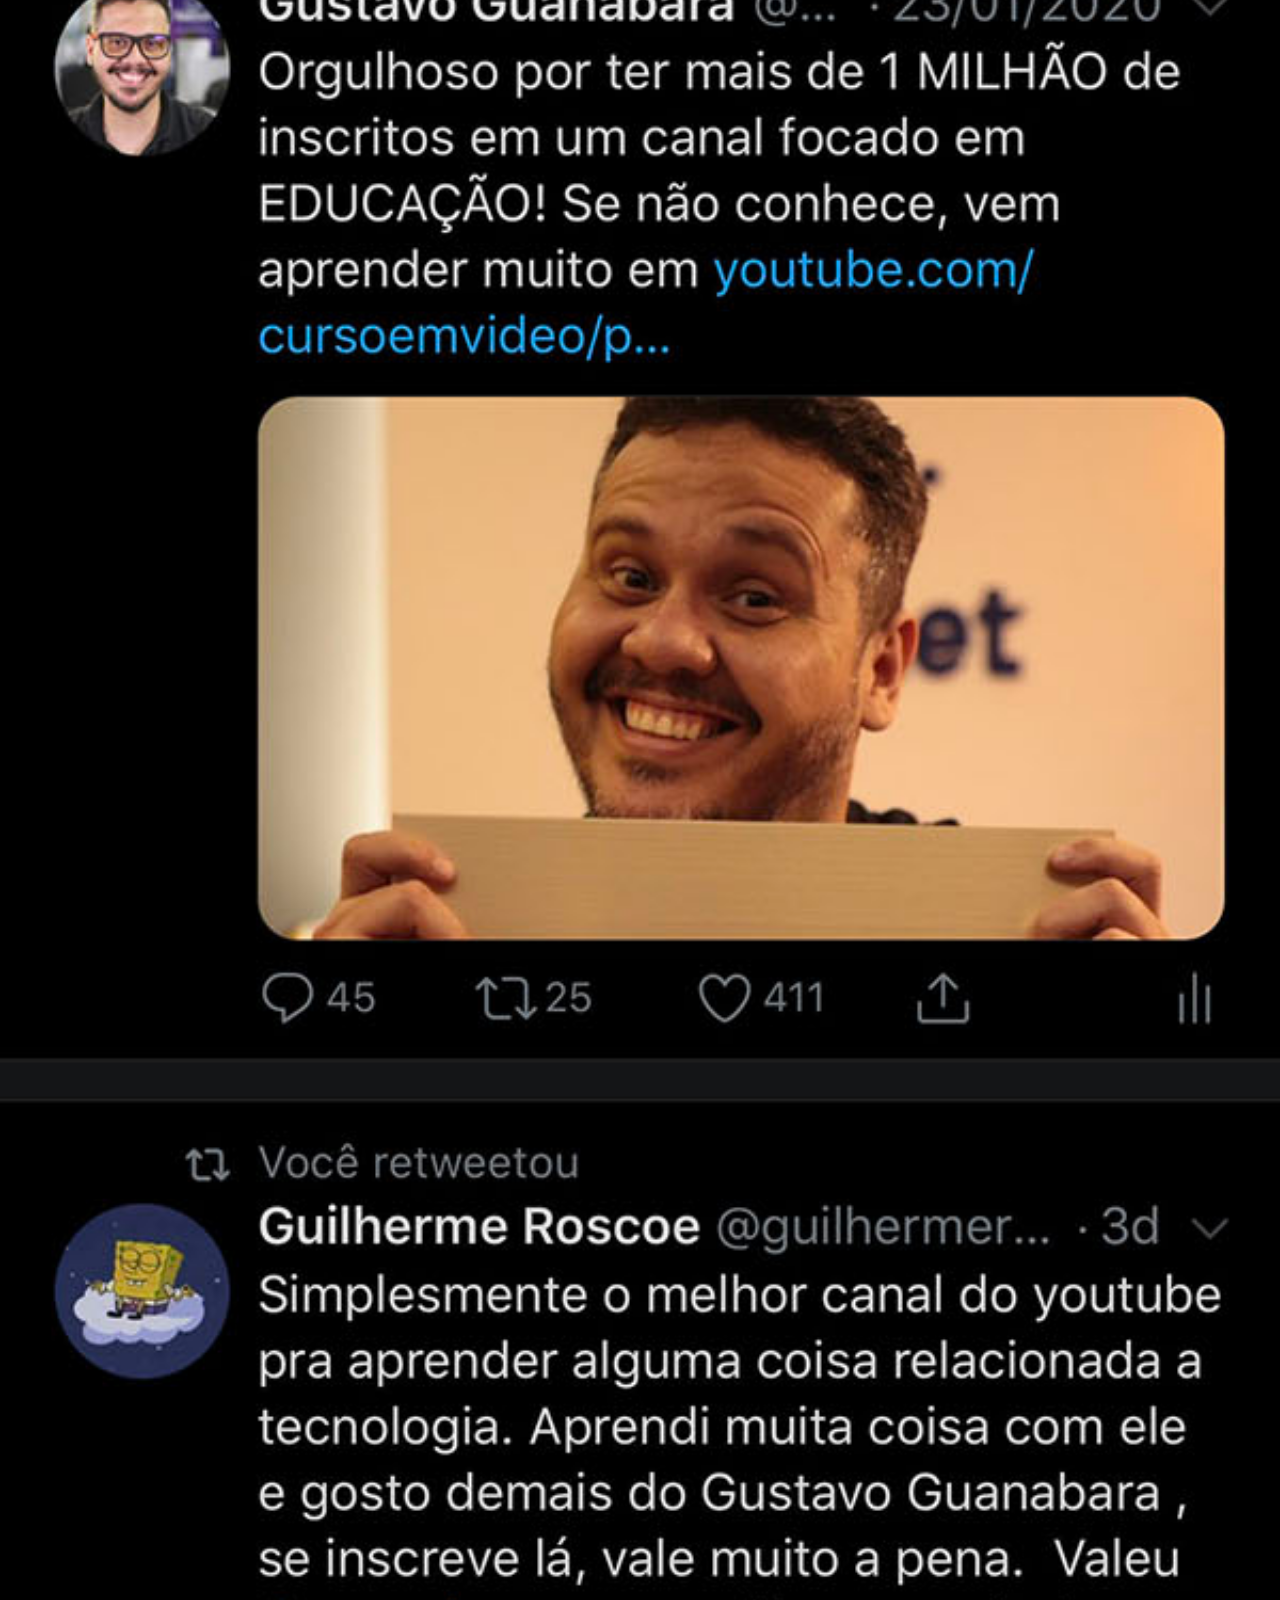
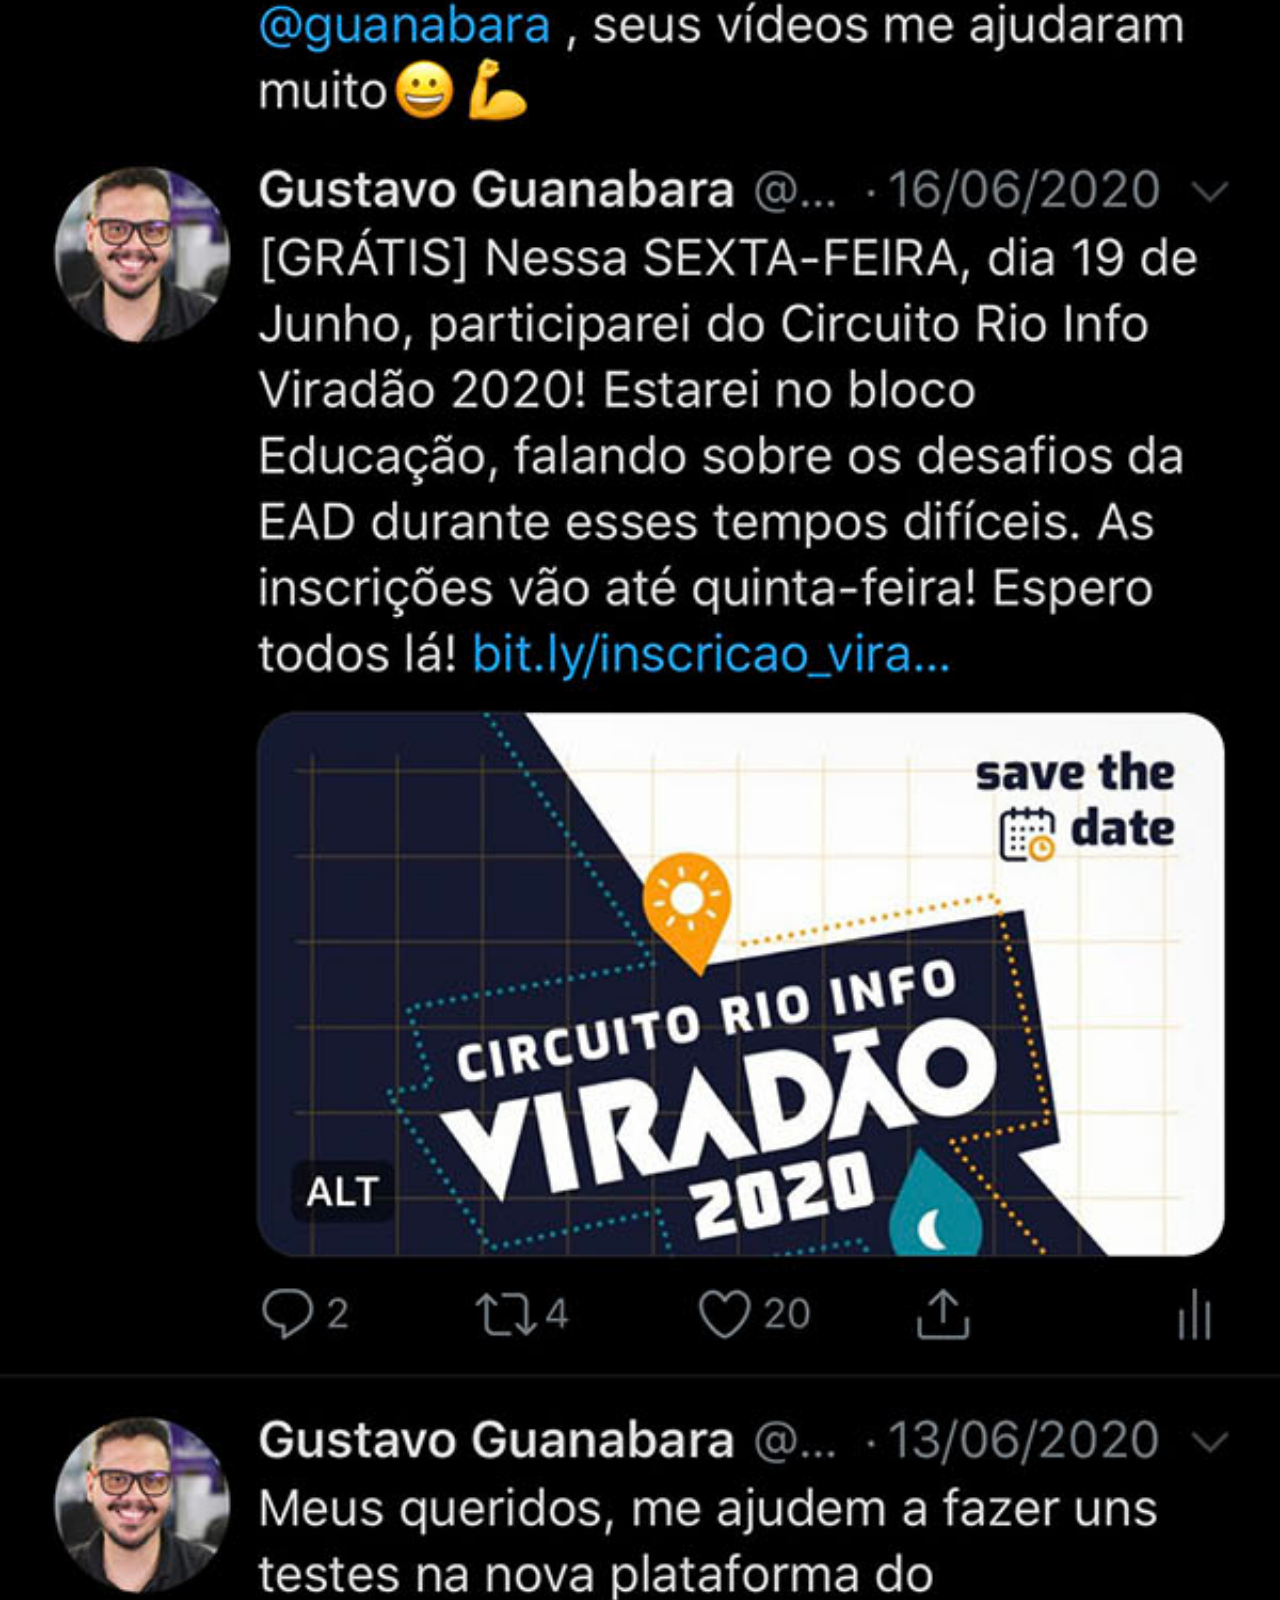
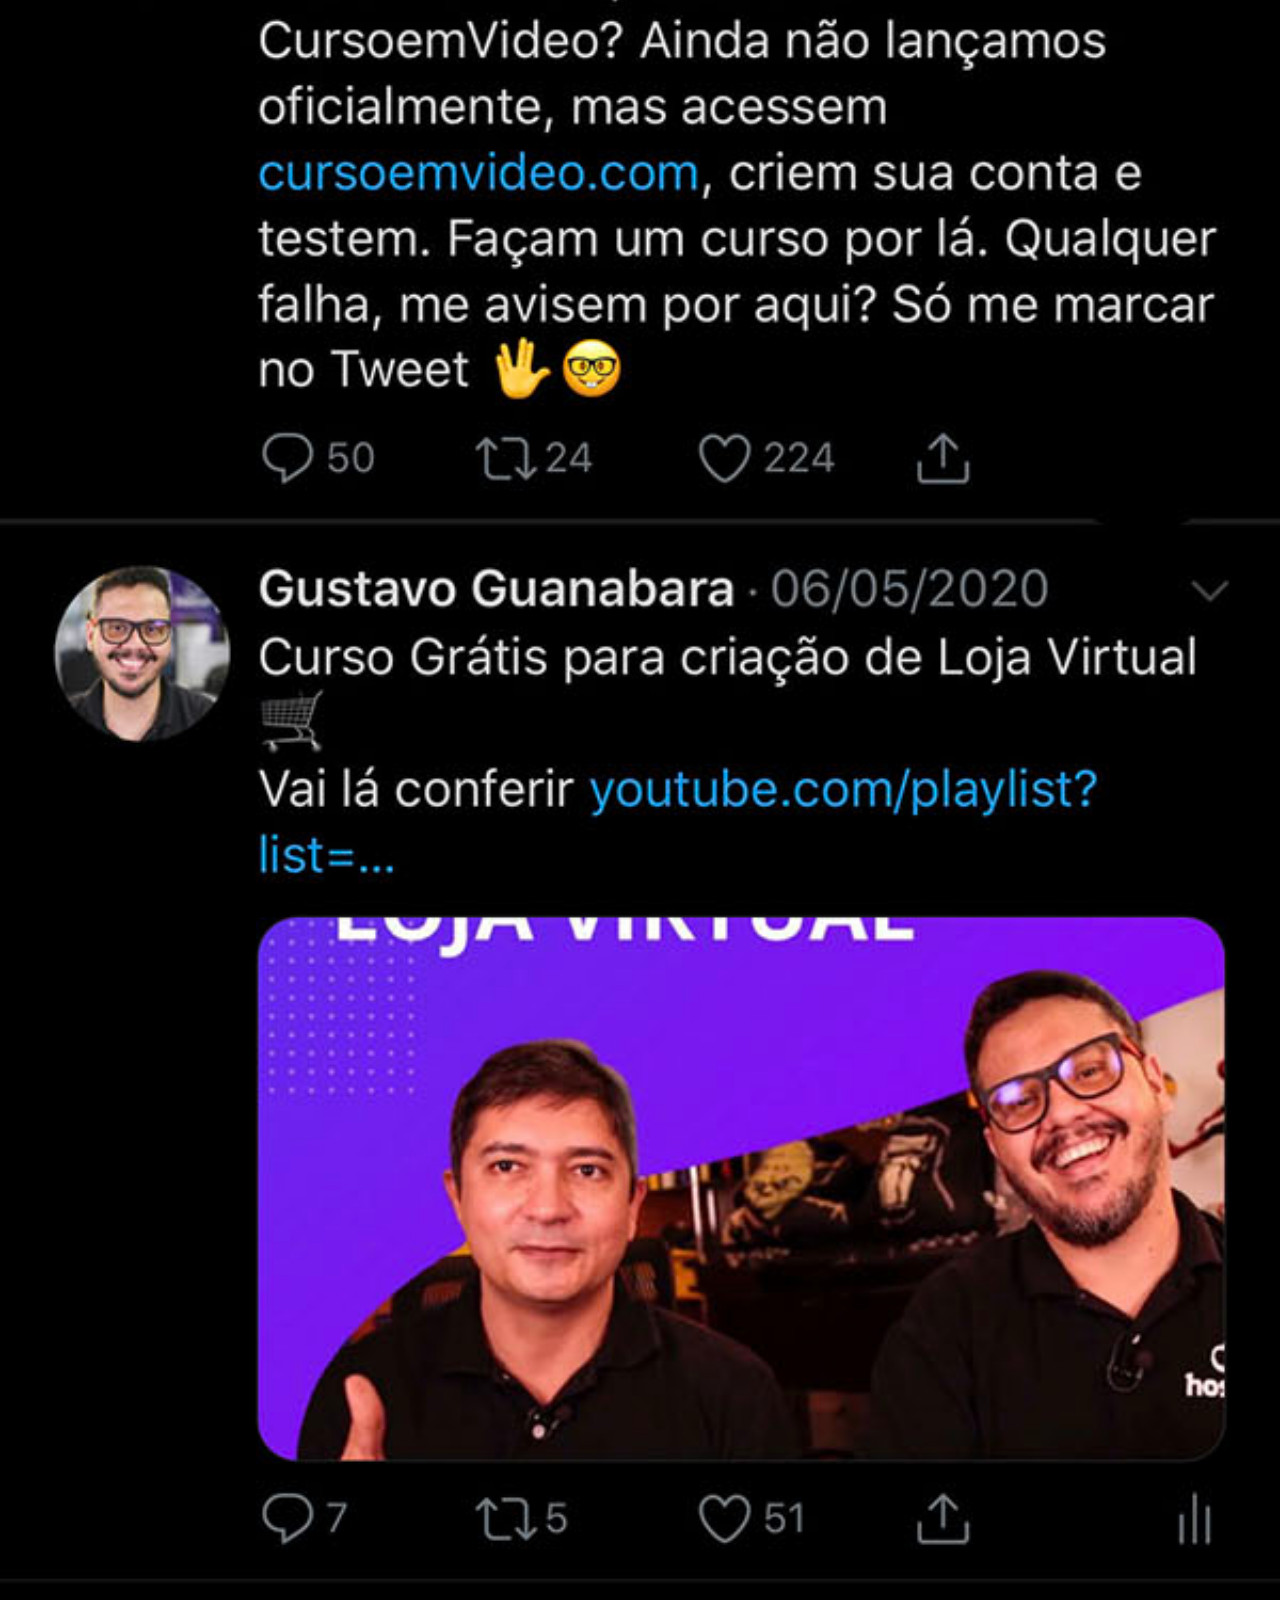
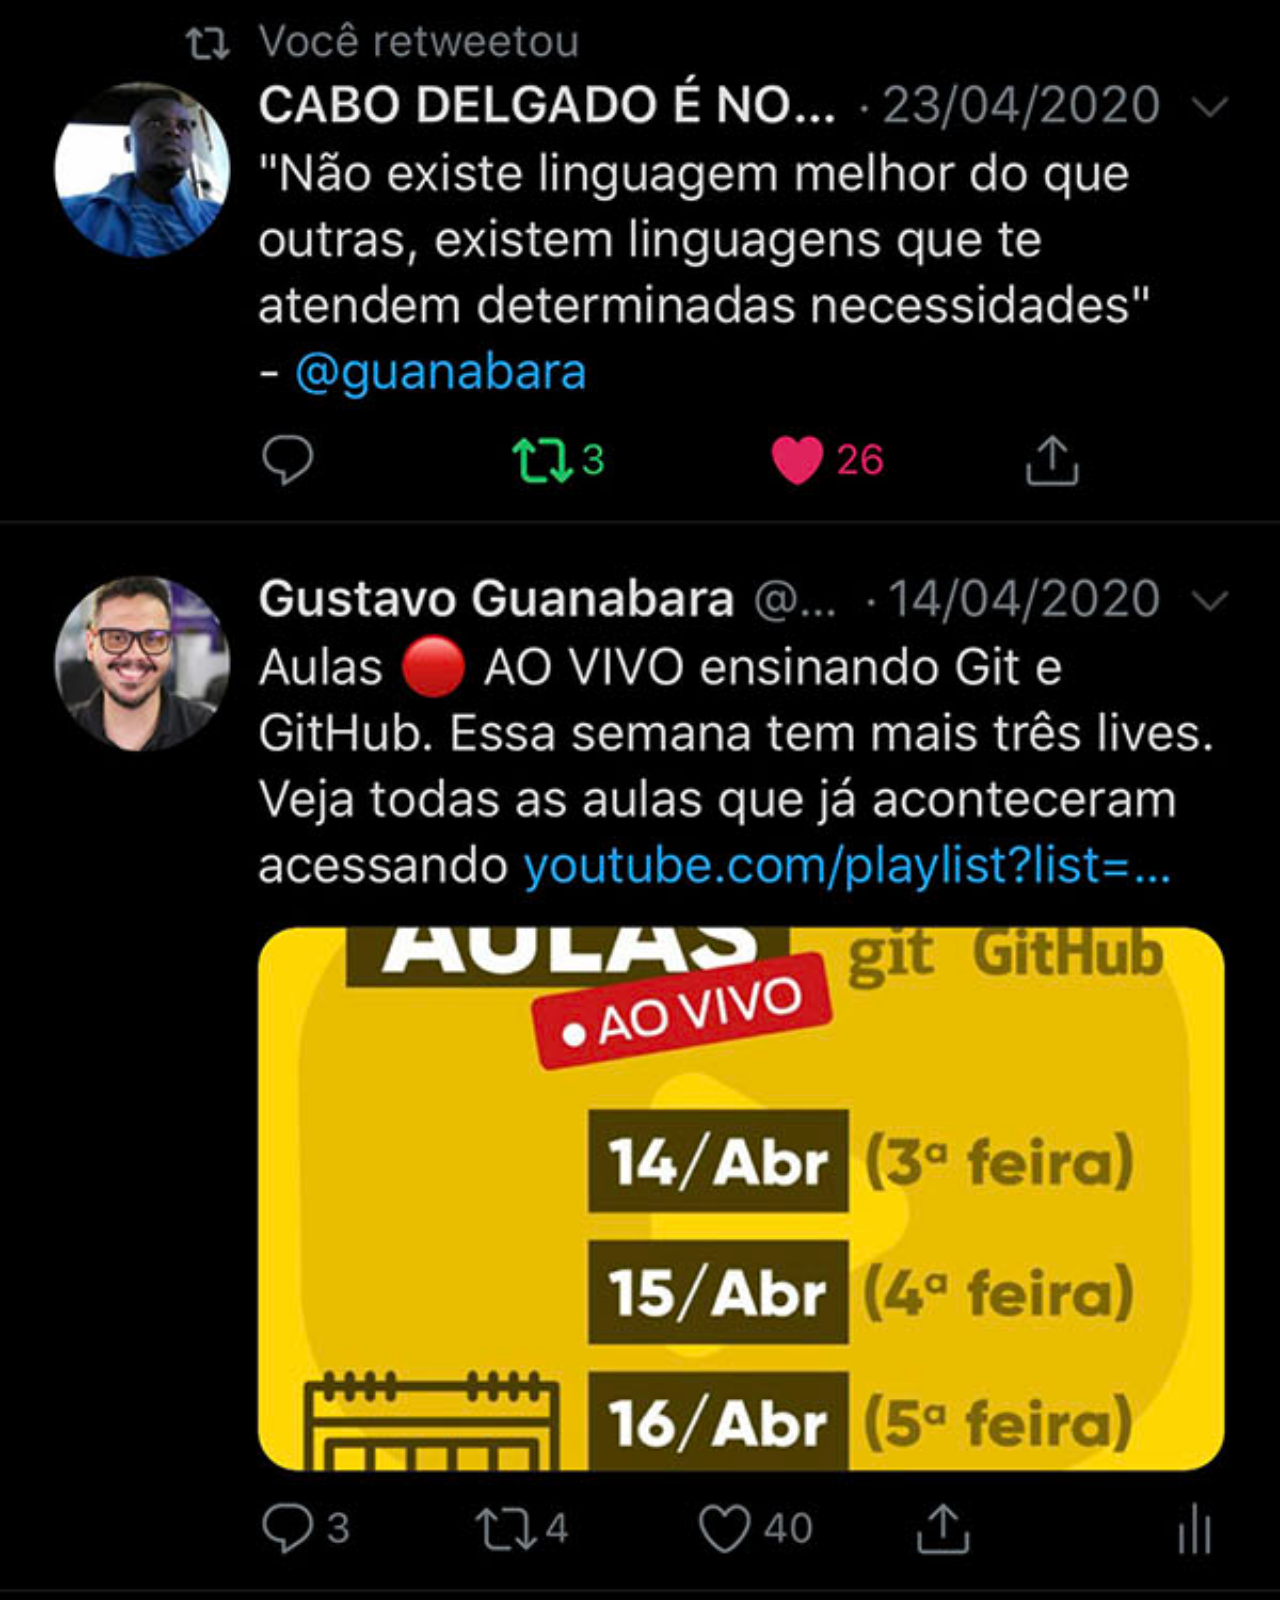
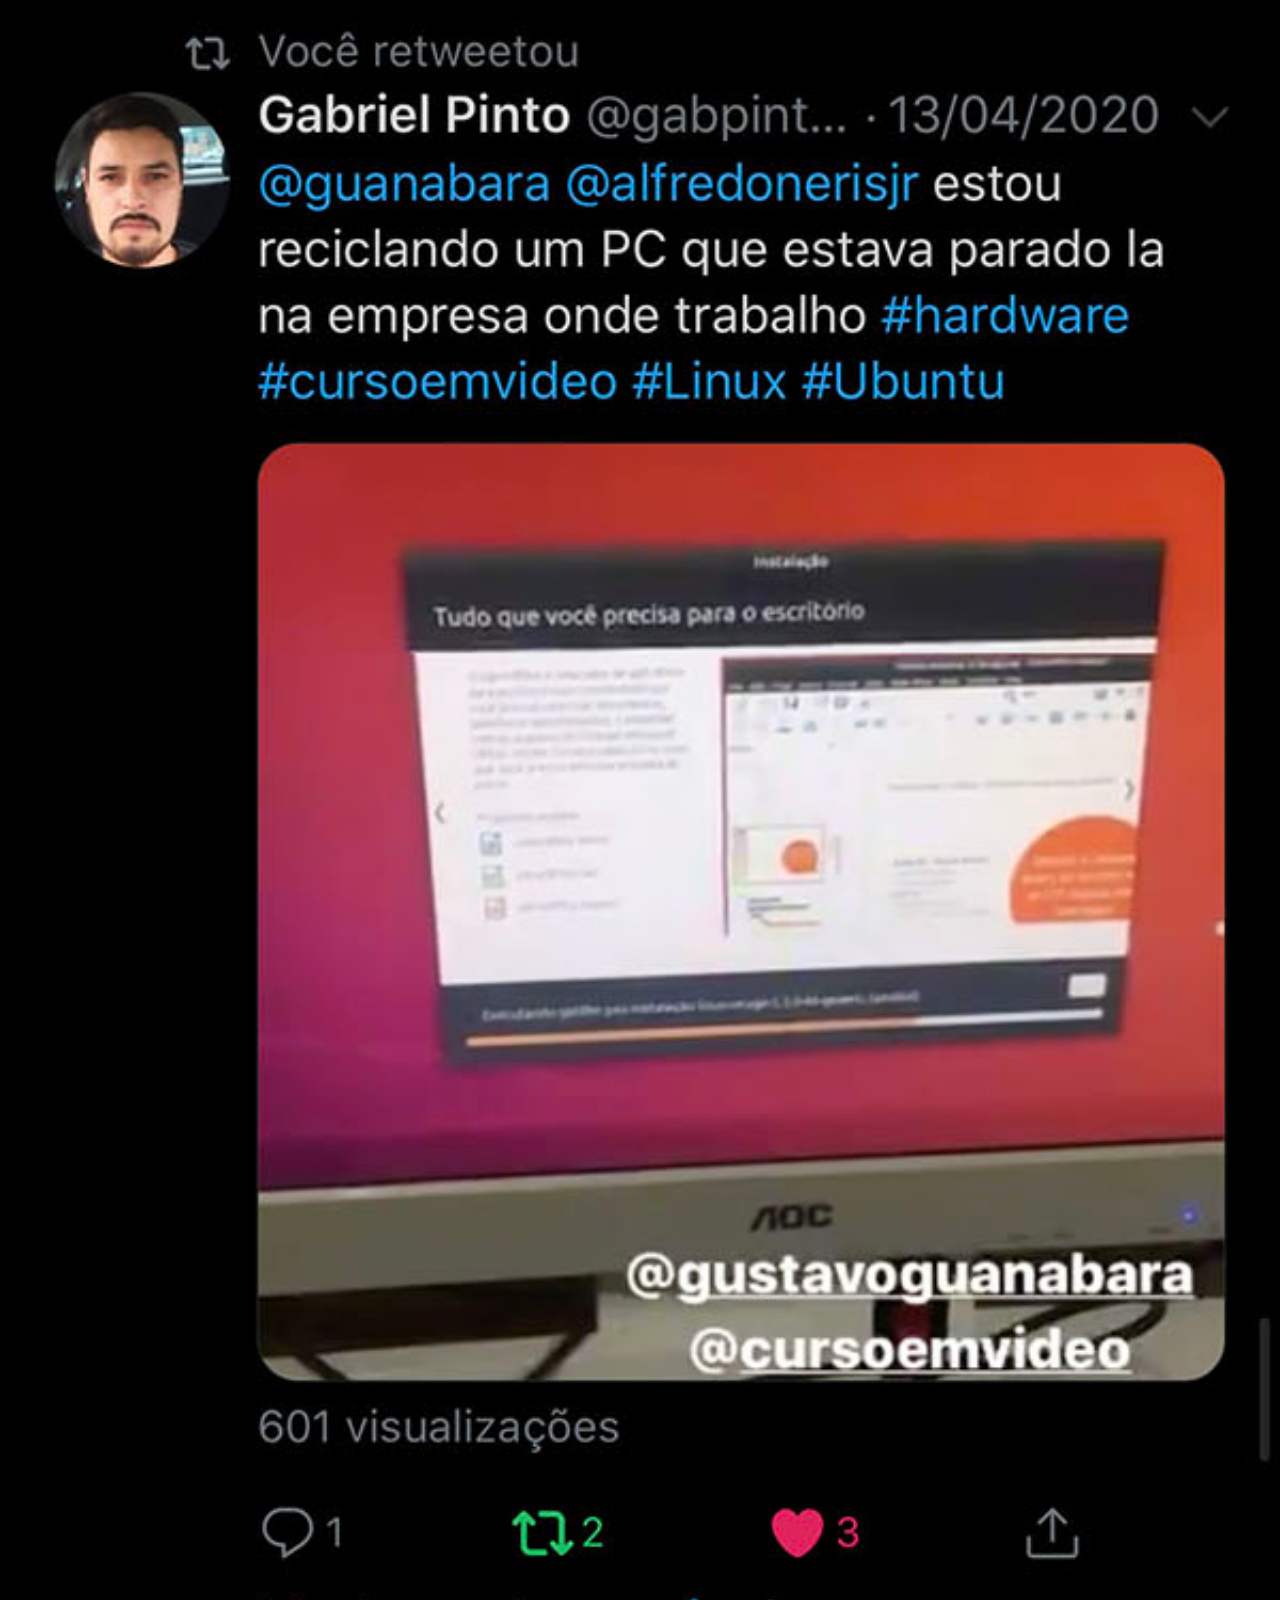
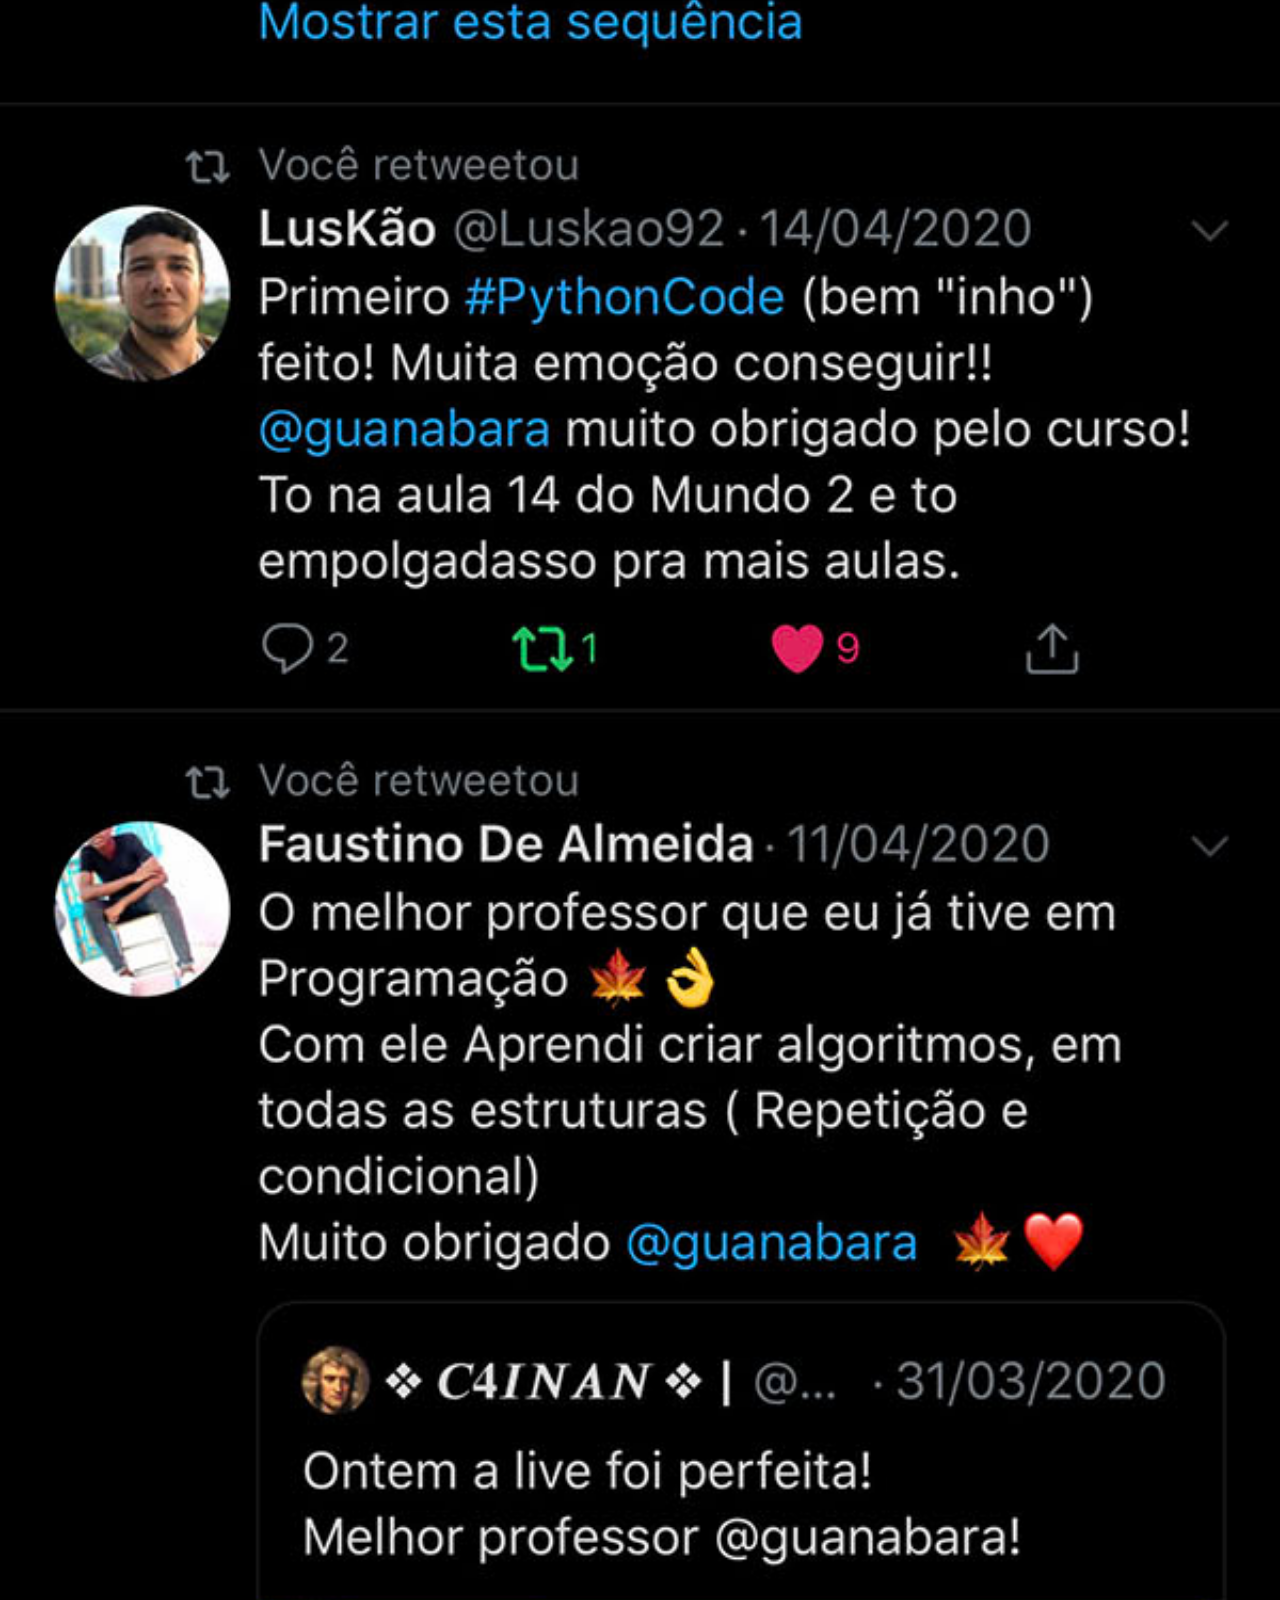
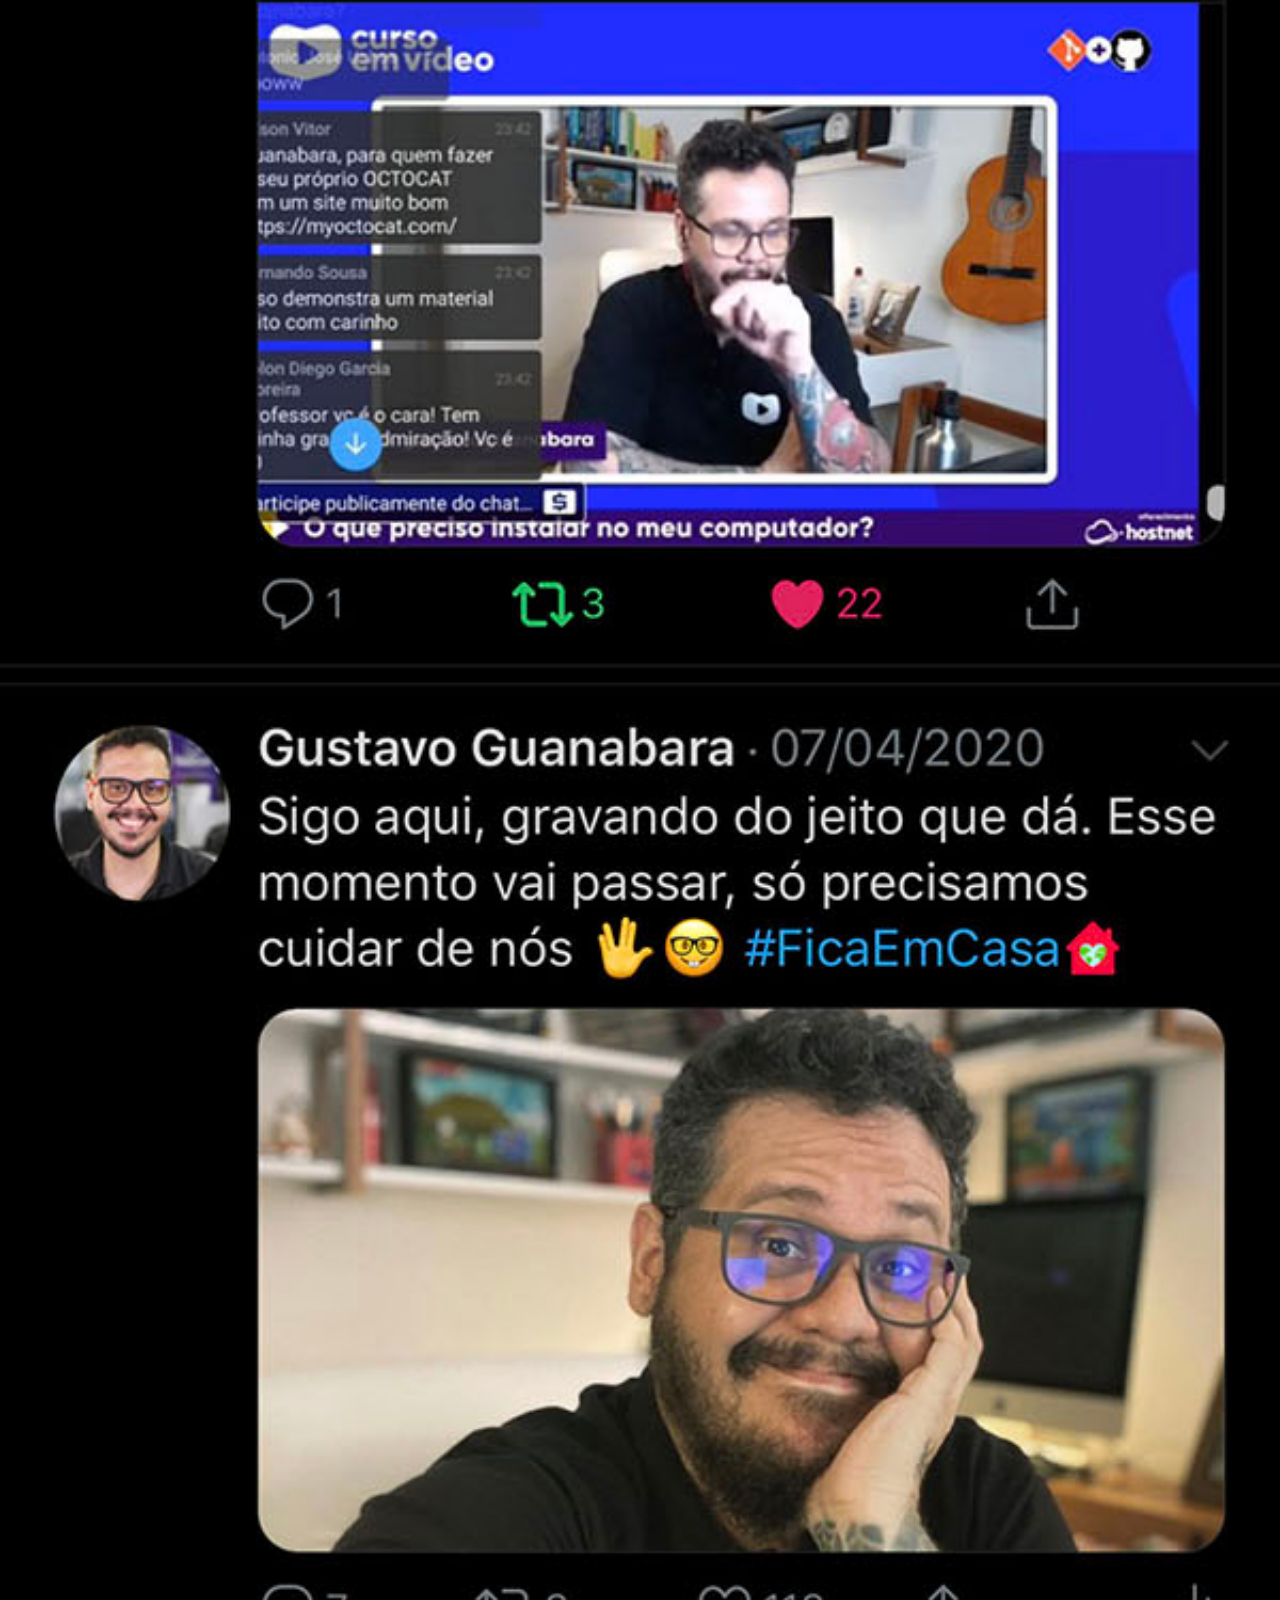
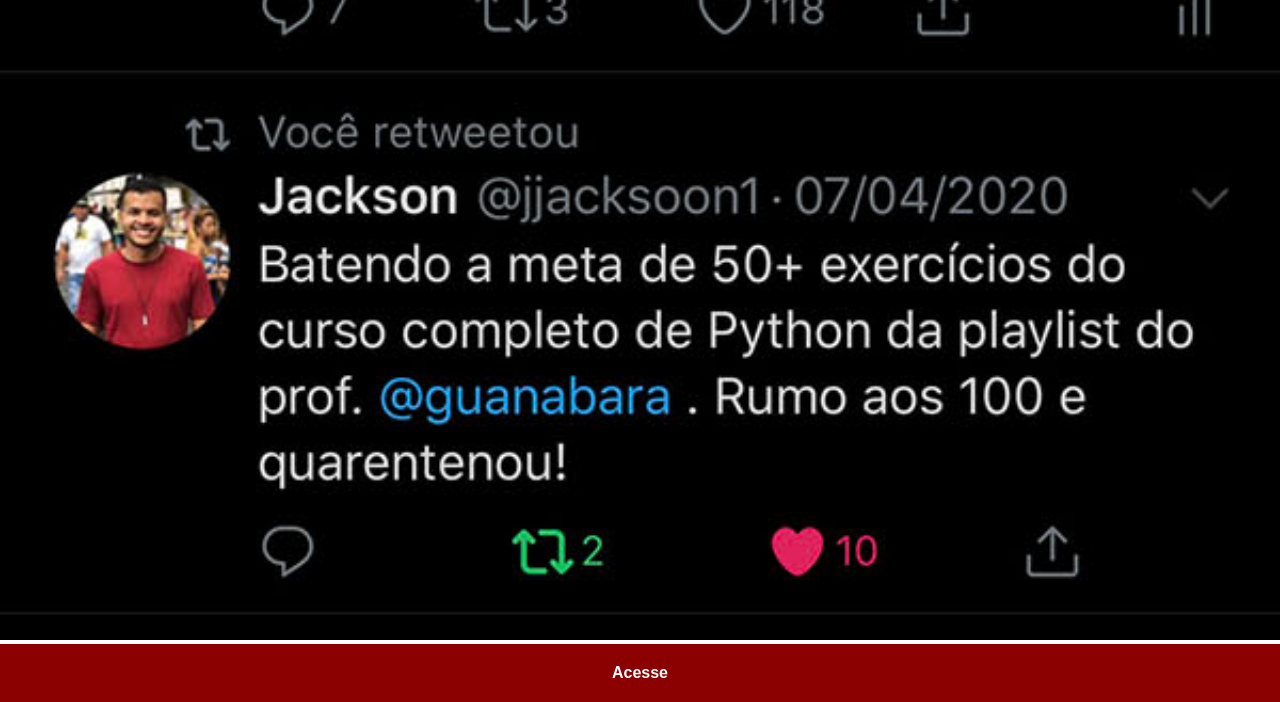
<file: twitter.html>
<!DOCTYPE html>
<html lang="pt-br">
<head>
    <meta charset="UTF-8">
    <meta name="viewport" content="width=device-width, initial-scale=1.0">
    <link rel="stylesheet" href="estilos/social.css">
    <title>Twitter</title>
</head>
<body>
    <img src="imagens/tela-twitter.jpg" alt="Twitter">
    <a href="https://x.com/guanabara" target="_blank">Acesse</a>
</body>
</html>
</file>
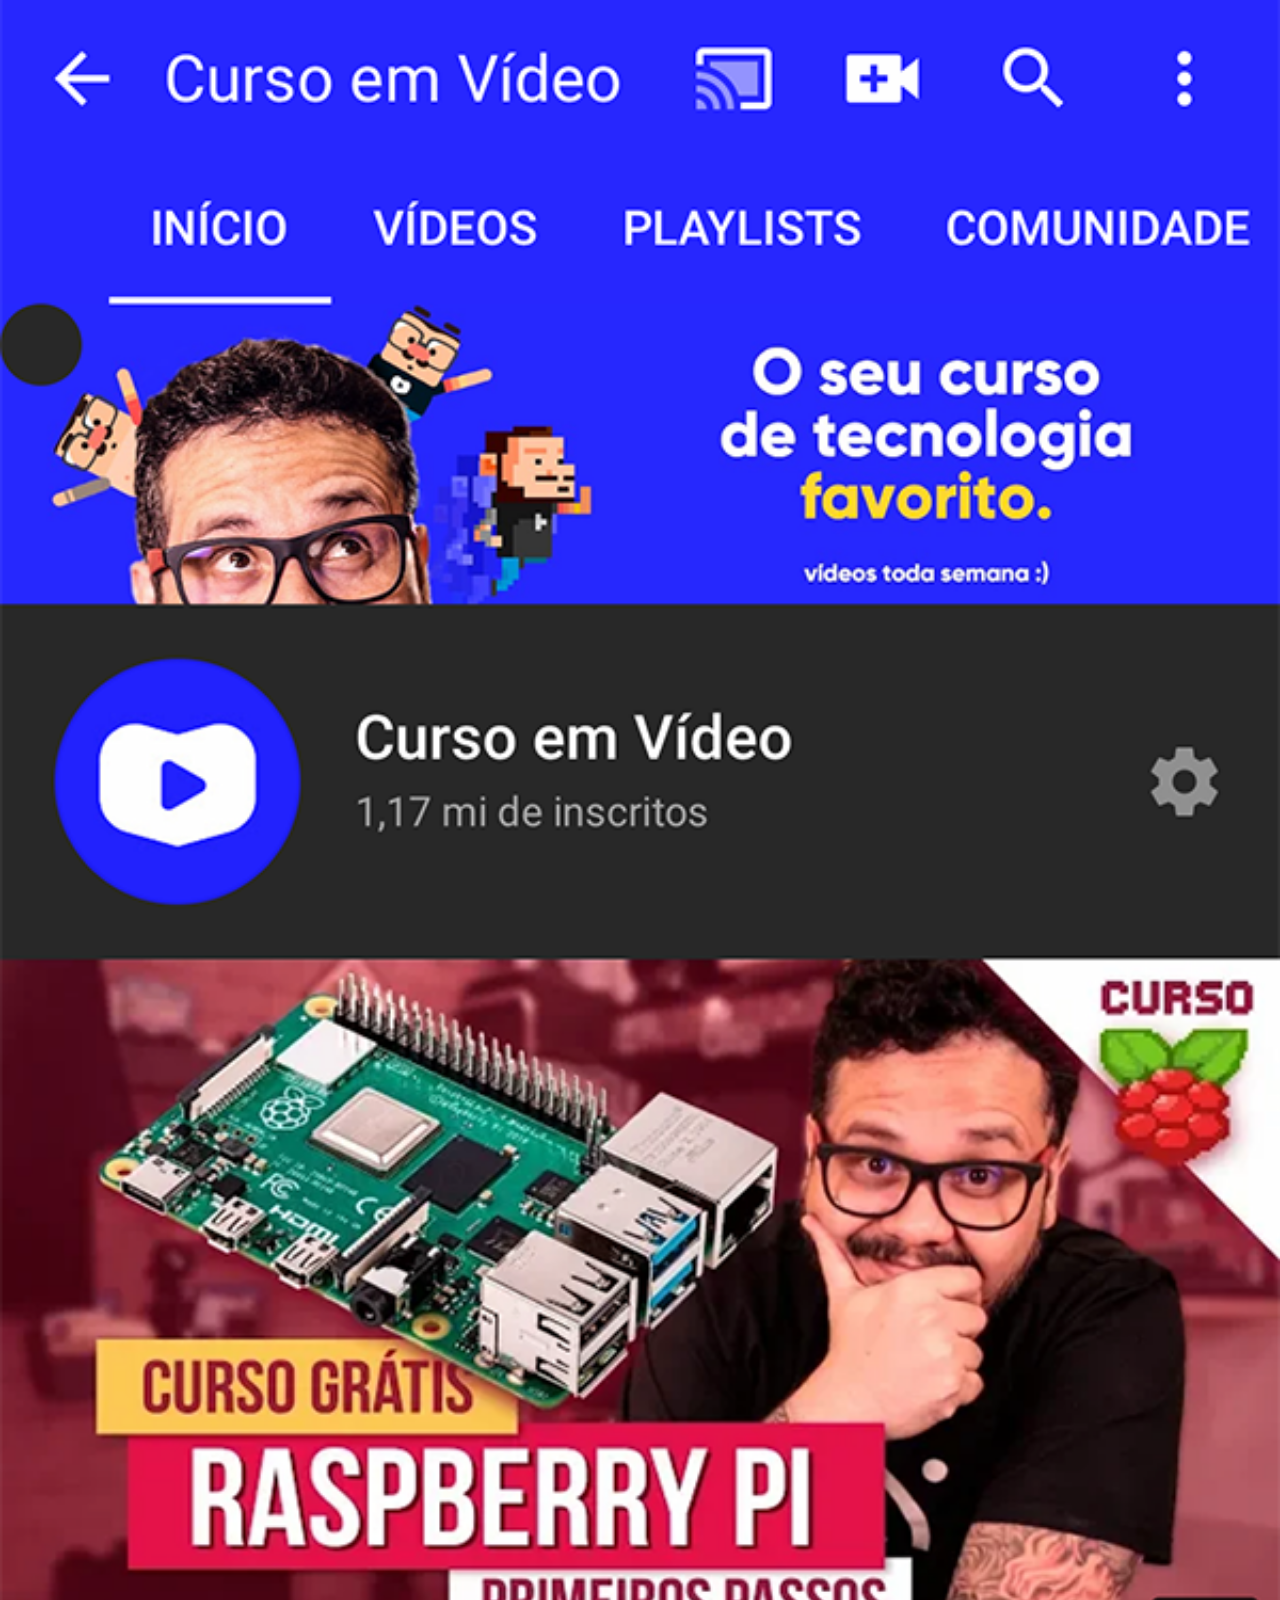
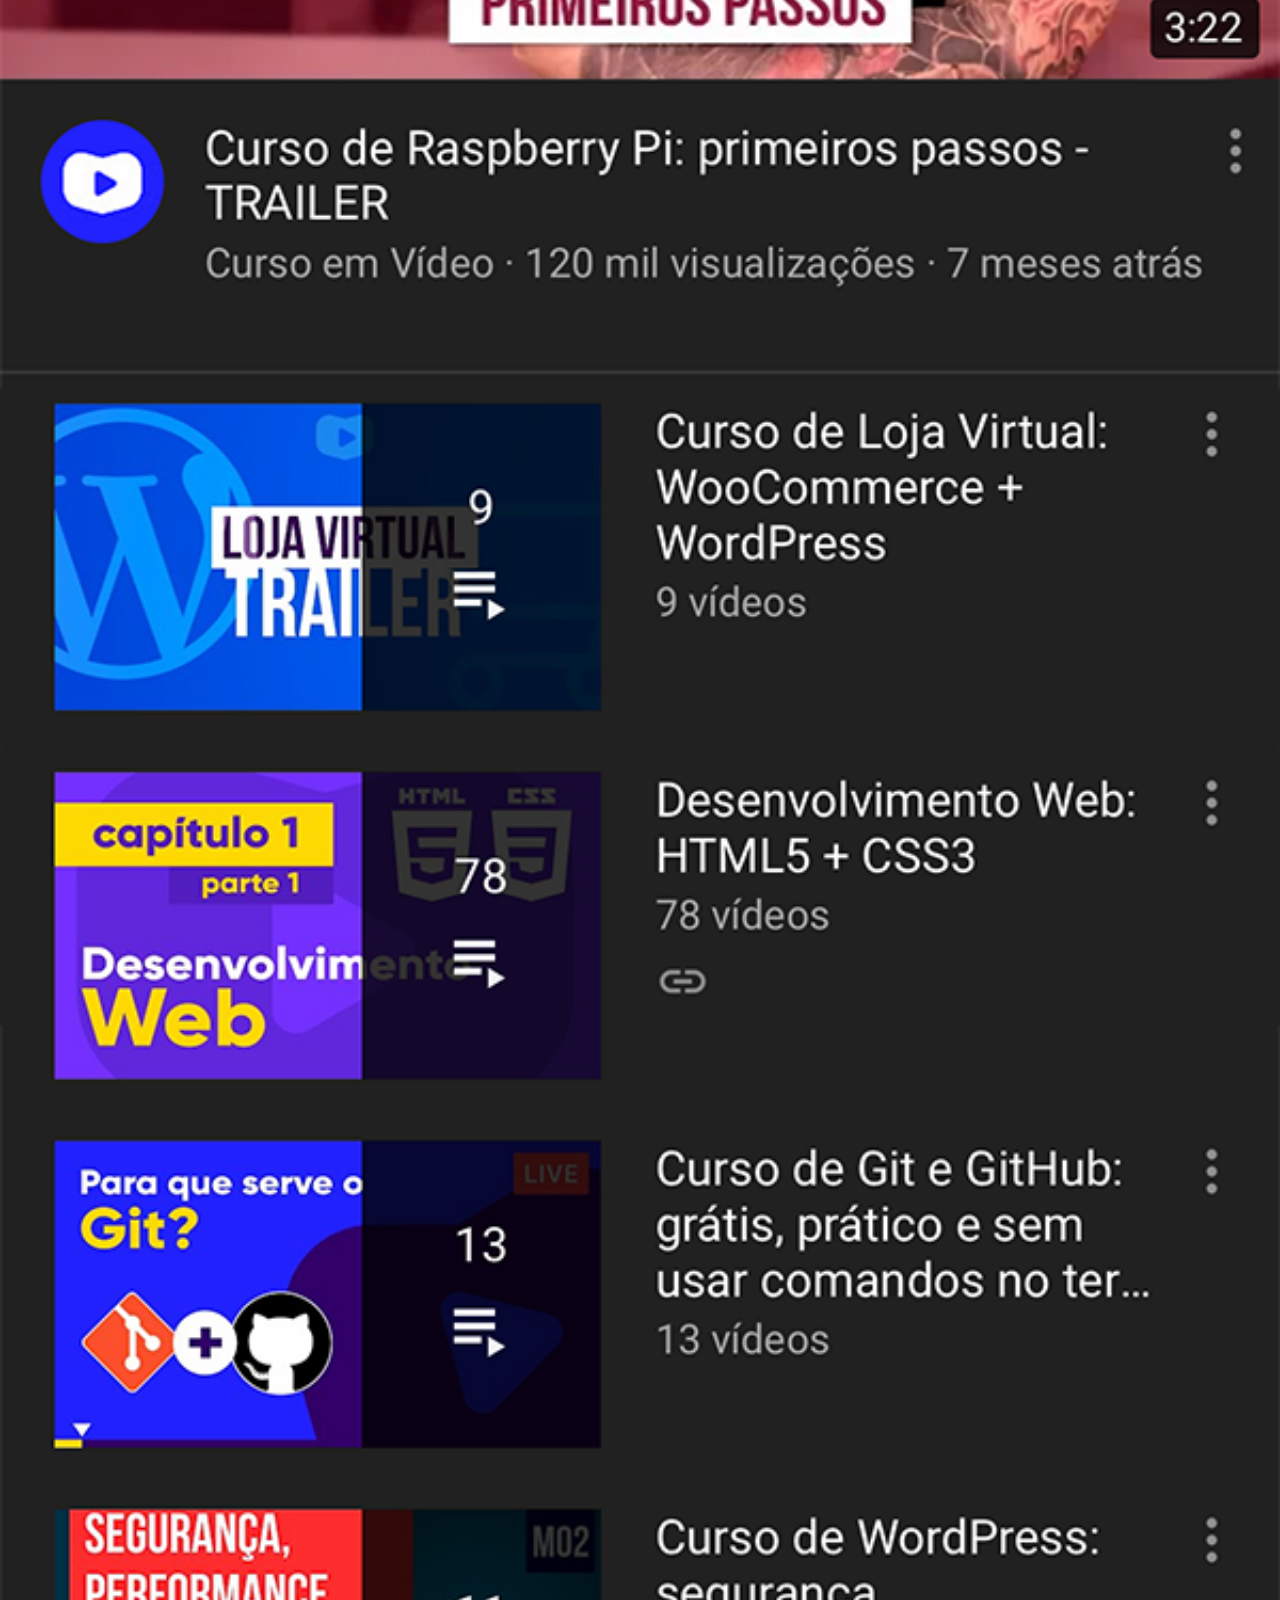
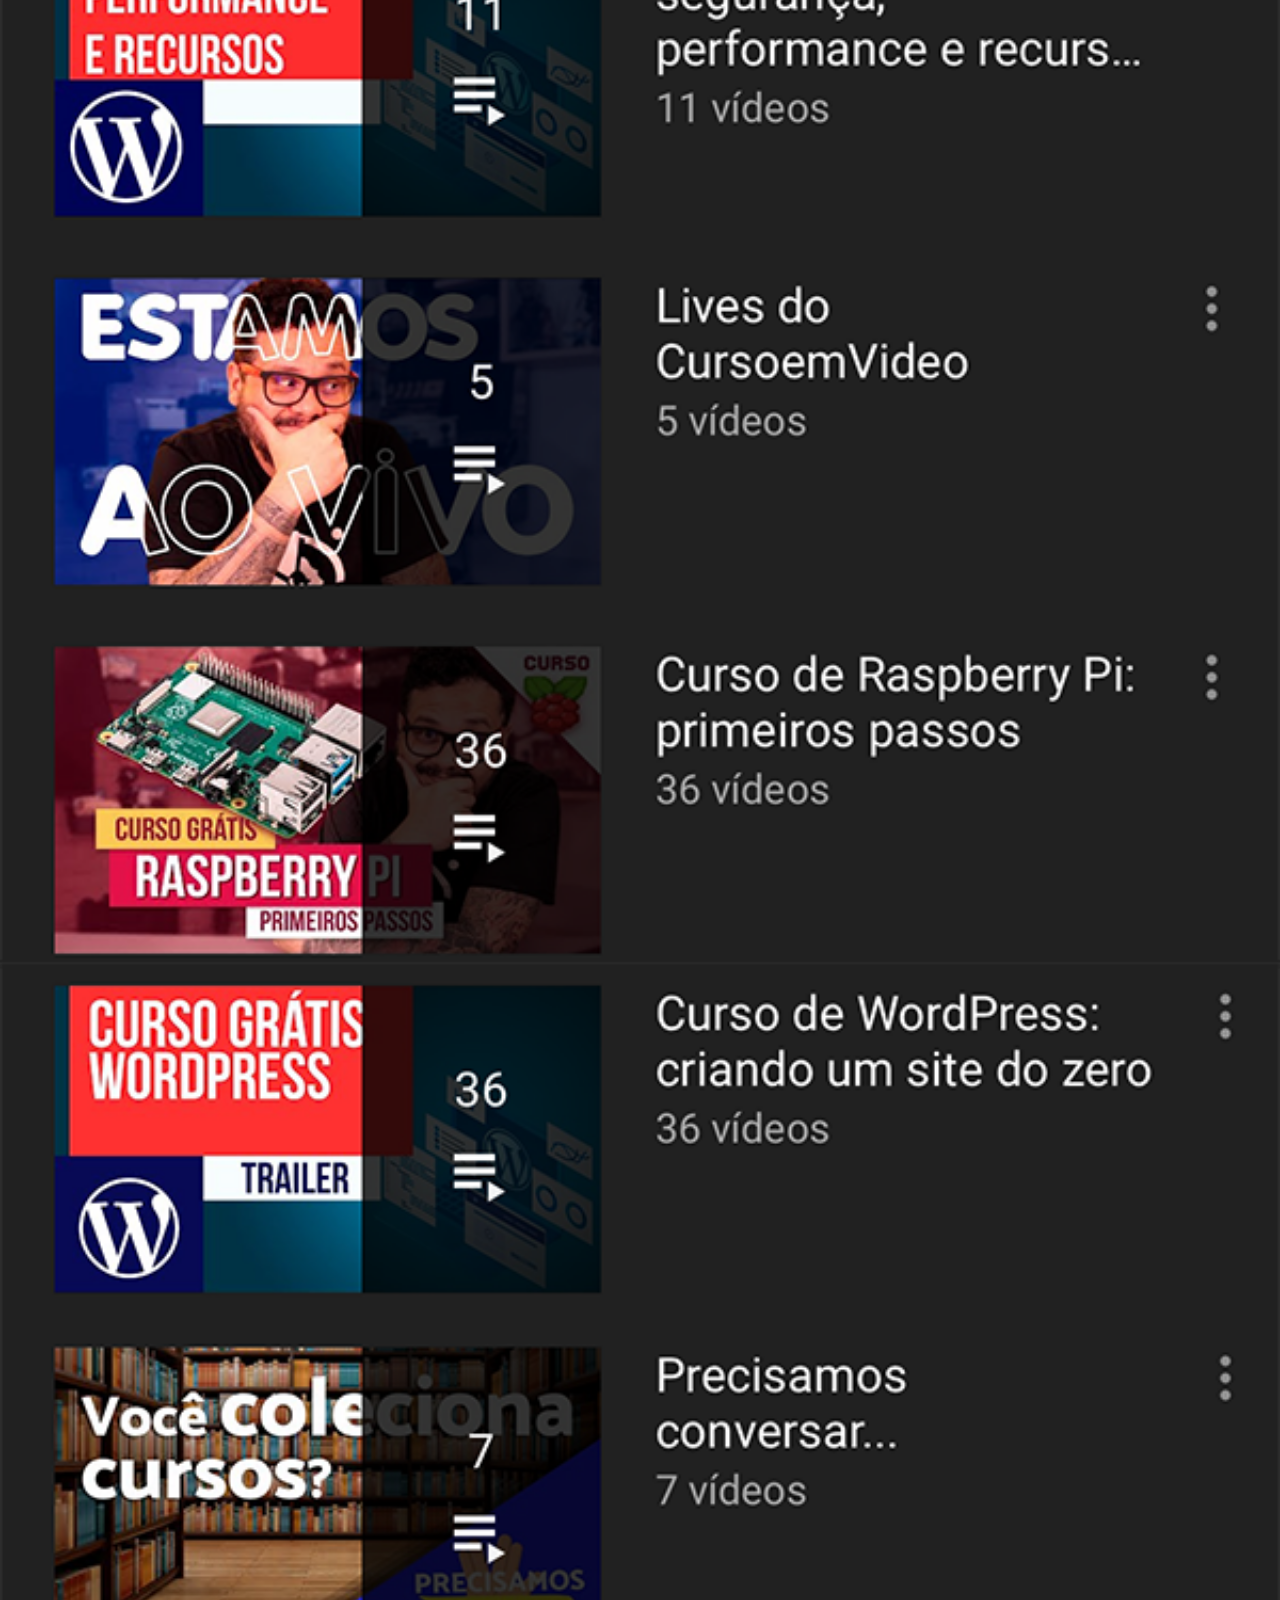
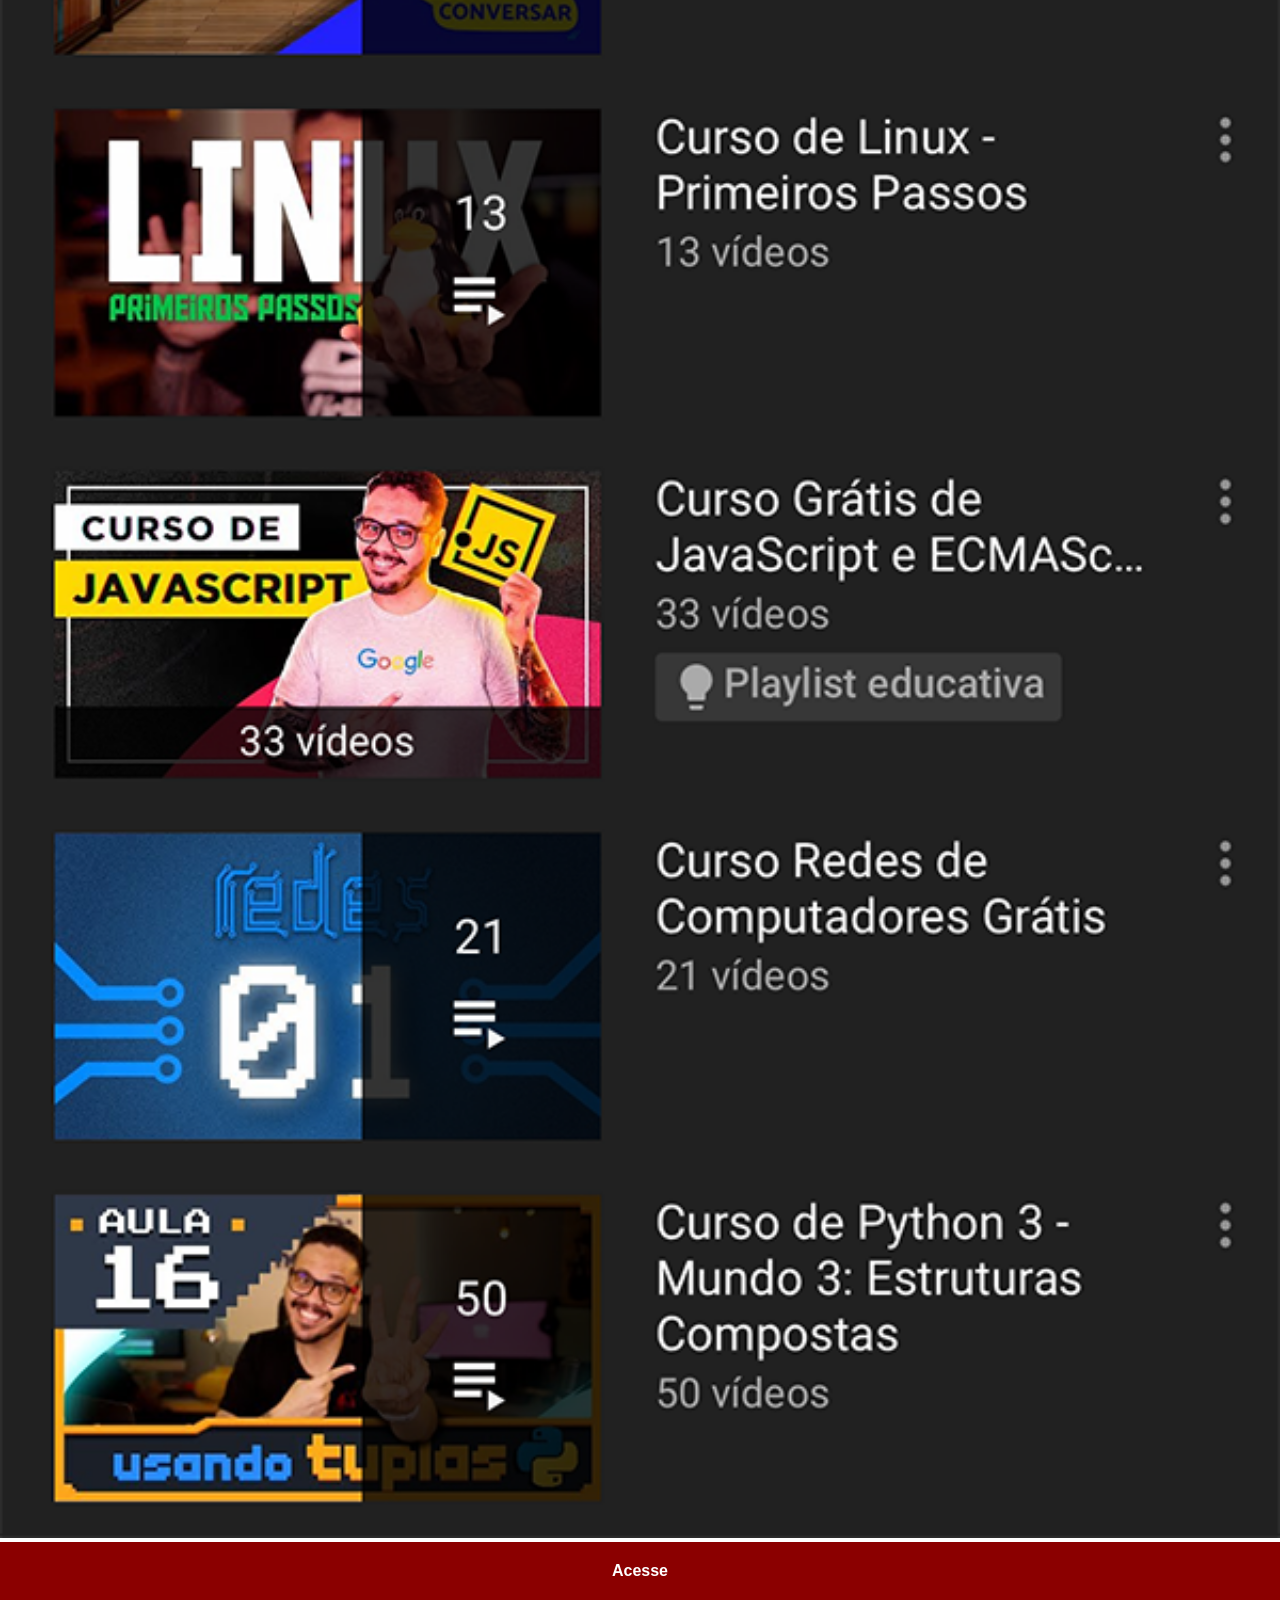
<file: youtube.html>
<!DOCTYPE html>
<html lang="pt-br">
<head>
    <meta charset="UTF-8">
    <meta name="viewport" content="width=device-width, initial-scale=1.0">
    <link rel="stylesheet" href="estilos/social.css">
    <title>Youtube</title>
</head>
<body>
    <img src="imagens/tela-youtube.png" alt="Youtube">
    <a href="https://www.youtube.com/@cursoemvideo/playlists" target="_blank">Acesse</a>
</body>
</html>
</file>
<file: estilos/style.css>
@charset "UTF-8";

* {
    margin: 0px;
    padding: 0px;
    font-family: Arial, Helvetica, sans-serif;
}

html, body {
    height: 100vh;
    width: 100vw;
    background-color: black;
}

body {
    background: url('../imagens/fundo-madeira.jpg') no-repeat top center;
    background-size: cover;
    background-attachment: fixed;
}

main {
    position: relative;
    height: 100vh;
}

section#telefone {
    position: absolute;
    top: 50%;
    left: 50%;
    transform: translate(-50%, -50%);

    height: 627px;
    width: 311px;
    background: url('../imagens/frame-iphone.png') no-repeat;
}

iframe#tela {
    position: relative;
    top: 80px;
    left: 22px;
    width: 267px;
    height: 471px;
}

section#redes {
    text-align: right;
}
section#redes img {
    width: 50px;
    margin: 10px;
    border-radius: 50%;
    box-shadow: 2px 2px 5px rgba(0, 0, 0, 0.600);
    box-sizing: border-box;
}

section#redes img:hover {
    border: 2px solid rgba(255, 255, 255, 0.616);
    transform: translate(-3px, -3px);
    box-shadow: 5px 5px 10px rgba(0, 0, 0, 0.616);
    transition: transform .35s, border 1s;
}
</file>
<file: estilos/social.css>
@charset "UTF-8";

 * {
            margin: 0px;
            padding: 0px;
            font-family: Arial, Helvetica, sans-serif;
        }

        ::-webkit-scrollbar {
            width: 0px;
            height: 0px;
        }
        img {
            width: 100vw;
        }

        a {
            display: block;
            background-color: darkred;
            color: white;
            padding: 20px;
            text-align: center;
            font-weight: bolder;
            text-decoration: none;
        }

        a:hover {
            background-color: red;
        }
</file>
